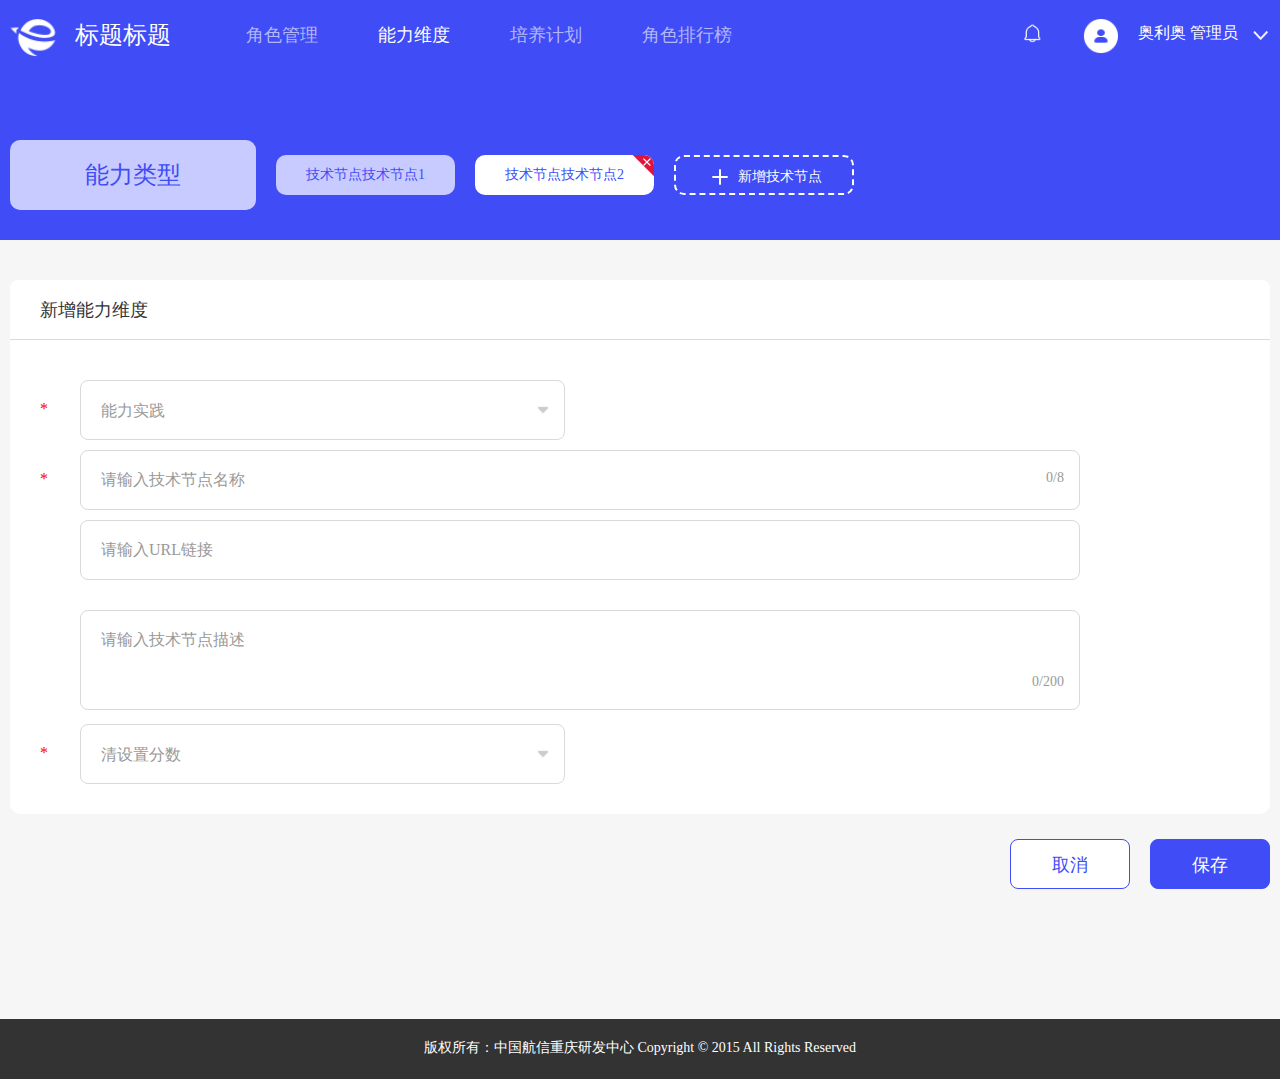
<file: html/2-3.html>
<!DOCTYPE html>
<html>

<head>
    <meta charset="UTF-8">
    <title>2-3</title>
    <link rel="stylesheet" type="text/css" href="../css/common.css" />
    <link rel="stylesheet" type="text/css" href="../css/commonHeader.css" />
    <link rel="stylesheet" type="text/css" href="../css/commonBody.css" />
    <link rel="stylesheet" type="text/css" href="../css/2-3.css" />
</head>

<body>
    <div class="g-container">
        <div class="g-header">
            <div class="m-header">
                <div class="m-nav">
                    <div class="u-logo"></div>
                    <div class="u-title">标题标题</div>
                    <div class="m-menu">
                        <span>角色管理</span>
                        <span class="z-active">能力维度</span>
                        <span>培养计划</span>
                        <span>角色排行榜</span>
                    </div>
                    <div class="m-user">
                        <div class="u-user_msg"></div>
                        <div class="u-user_img"></div>
                        <div class="u-user_name"><span>奥利奥 管理员</span></div>
                        <div class="u-user_configImg"></div>
                    </div>
                </div>
                <div class="m-hd-center">
                    <div class="u-nav">
                        <ul>
                            <li class="u-main">
                                <span>能力类型</span>
                            </li>
                            <li class="u-normal u-firstLine">
                                <span>技术节点技术节点1</span>
                            </li>
                            <li class="u-current u-firstLine">
                                <span>技术节点技术节点2</span>
                            </li>
                            <li class="u-add u-firstLine">
                                <span>新增技术节点</span>
                            </li>
                        </ul>
                    </div>
                </div>

            </div>
        </div>
        <div class="g-main">
            <div class="g-mainc">
                <div class="m-content-top">
                    <span>新增能力维度</span>
                </div>
                <div class="m-content-main">
                    <div class="m-content_input">
                        <div class="u-need">*</div>

                        <div class="u-input">
                            <select>
                                <option>能力实践</option>
                            </select>
                            <div class="u-down">
                                <img src="../img/graydown.png">
                            </div>
                        </div>
                    </div>
                    <div class="m-content_input">
                        <div class="u-need">*</div>
                        <div class="u-input">
                            <input type="text" value="请输入技术节点名称">
                            <span>0/8</span>

                        </div>
                    </div>
                    <div class="m-content_input">
                            <div class="u-need"></div>
                            <div class="u-input">
                                <input type="text" value="请输入URL链接">
                            </div>
                        </div>
                    <div class="m-content_input m-input-formargin">
                        <div class="u-need"></div>
                        <div class="u-input">
                            <textarea>请输入技术节点描述</textarea>
                            <span>0/200</span>

                        </div>
                    </div>
                    <div class="m-content_input">
                            <div class="u-need">*</div>
    
                            <div class="u-input">
                                <select>
                                    <option>清设置分数</option>
                                </select>
                                <div class="u-down">
                                    <img src="../img/graydown.png">
                                </div>
                            </div>
                        </div>
                </div>
            </div>
            <div class="m-buttons">
                <div class="u-cancel">取消</div>
                <div class="u-save" onclick="javascript:window.location.href='addRolePath.html'">保存</div>
            </div>
        </div>
        <div class="g-footer">
            <div class="u-footer">
                <span>版权所有：中国航信重庆研发中心 Copyright © 2015 All Rights Reserved</span>
            </div>
        </div>
    </div>
</body>
</file>
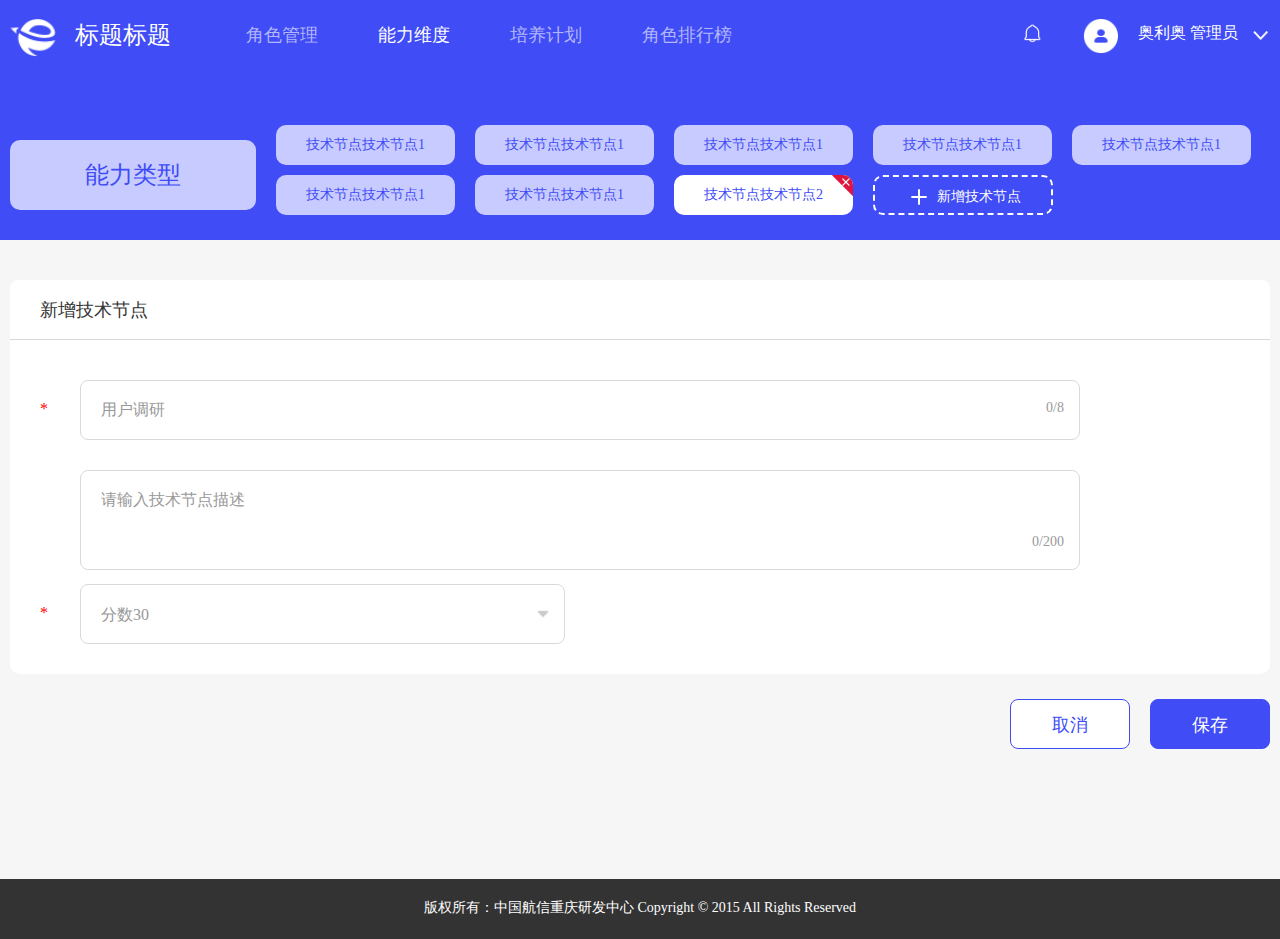
<file: html/2-4.html>
<!DOCTYPE html>
<html>

<head>
    <meta charset="UTF-8">
    <title>2-4</title>
    <link rel="stylesheet" type="text/css" href="../css/common.css" />
    <link rel="stylesheet" type="text/css" href="../css/commonHeader.css" />
    <link rel="stylesheet" type="text/css" href="../css/commonBody.css" />
    <link rel="stylesheet" type="text/css" href="../css/2-4.css" />
</head>

<body>
    <div class="g-container">
        <div class="g-header">
            <div class="m-header">
                <div class="m-nav">
                    <div class="u-logo"></div>
                    <div class="u-title">标题标题</div>
                    <div class="m-menu">
                        <span>角色管理</span>
                        <span class="z-active">能力维度</span>
                        <span>培养计划</span>
                        <span>角色排行榜</span>
                    </div>
                    <div class="m-user">
                        <div class="u-user_msg"></div>
                        <div class="u-user_img"></div>
                        <div class="u-user_name"><span>奥利奥 管理员</span></div>
                        <div class="u-user_configImg"></div>
                    </div>
                </div>
                <div class="m-hd-center">
                    <div class="u-nav">
                        <ul>
                            <li class="u-main">
                                <span>能力类型</span>
                            </li>
                            <!-- <li class="u-normal u-firstLine">
                                <span>技术节点技术节点1</span>
                            </li>
                            <li class="u-current u-firstLine">
                                <span>技术节点技术节点2</span>
                            </li>
                            <li class="u-add u-firstLine">
                                <span>新增技术节点</span>
                            </li> -->
                            <li>
                                    <span>技术节点技术节点1</span>
                                </li>
                                <li>
                                    <span>技术节点技术节点1</span>
                                </li>
                                <li>
                                    <span>技术节点技术节点1</span>
                                </li>
                                <li>
                                    <span>技术节点技术节点1</span>
                                </li>
                                <li>
                                    <span>技术节点技术节点1</span>
                                </li>
                                <li class="u-secondLine">
                                    <span>技术节点技术节点1</span>
                                </li>
                                <li class="u-secondLine">
                                    <span>技术节点技术节点1</span>
                                </li>
                                <li class="u-current u-secondLine">
                                    <span>技术节点技术节点2</span>
                                </li>
                                <li class="u-add u-secondLine">
                                    <span>新增技术节点</span>
                                </li>
                        </ul>
                    </div>


                </div>

            </div>
        </div>
        <div class="g-main">
            <div class="g-mainc">
                <div class="m-content-top">
                    <span>新增技术节点</span>
                </div>
                <div class="m-content-main">
                    <div class="m-content_input">
                        <div class="u-need">*</div>
                        <div class="u-input">
                            <input type="text" value="用户调研  ">
                            <span>0/8</span>

                        </div>
                    </div>

                    <div class="m-content_input m-input-formargin">
                        <div class="u-need"></div>
                        <div class="u-input">
                            <textarea>请输入技术节点描述</textarea>
                            <span>0/200</span>

                        </div>
                    </div>
                    <div class="m-content_input">
                        <div class="u-need">*</div>

                        <div class="u-input">
                            <select>
                                <option>分数30</option>
                            </select>
                            <div class="u-down">
                                <img src="../img/graydown.png">
                            </div>
                        </div>
                    </div>
                </div>
            </div>
            <div class="m-buttons">
                <div class="u-cancel">取消</div>
                <div class="u-save" onclick="javascript:window.location.href='addRolePath.html'">保存</div>
            </div>
        </div>
        <div class="g-footer">
            <div class="u-footer">
                <span>版权所有：中国航信重庆研发中心 Copyright © 2015 All Rights Reserved</span>
            </div>
        </div>
    </div>
</body>
</file>
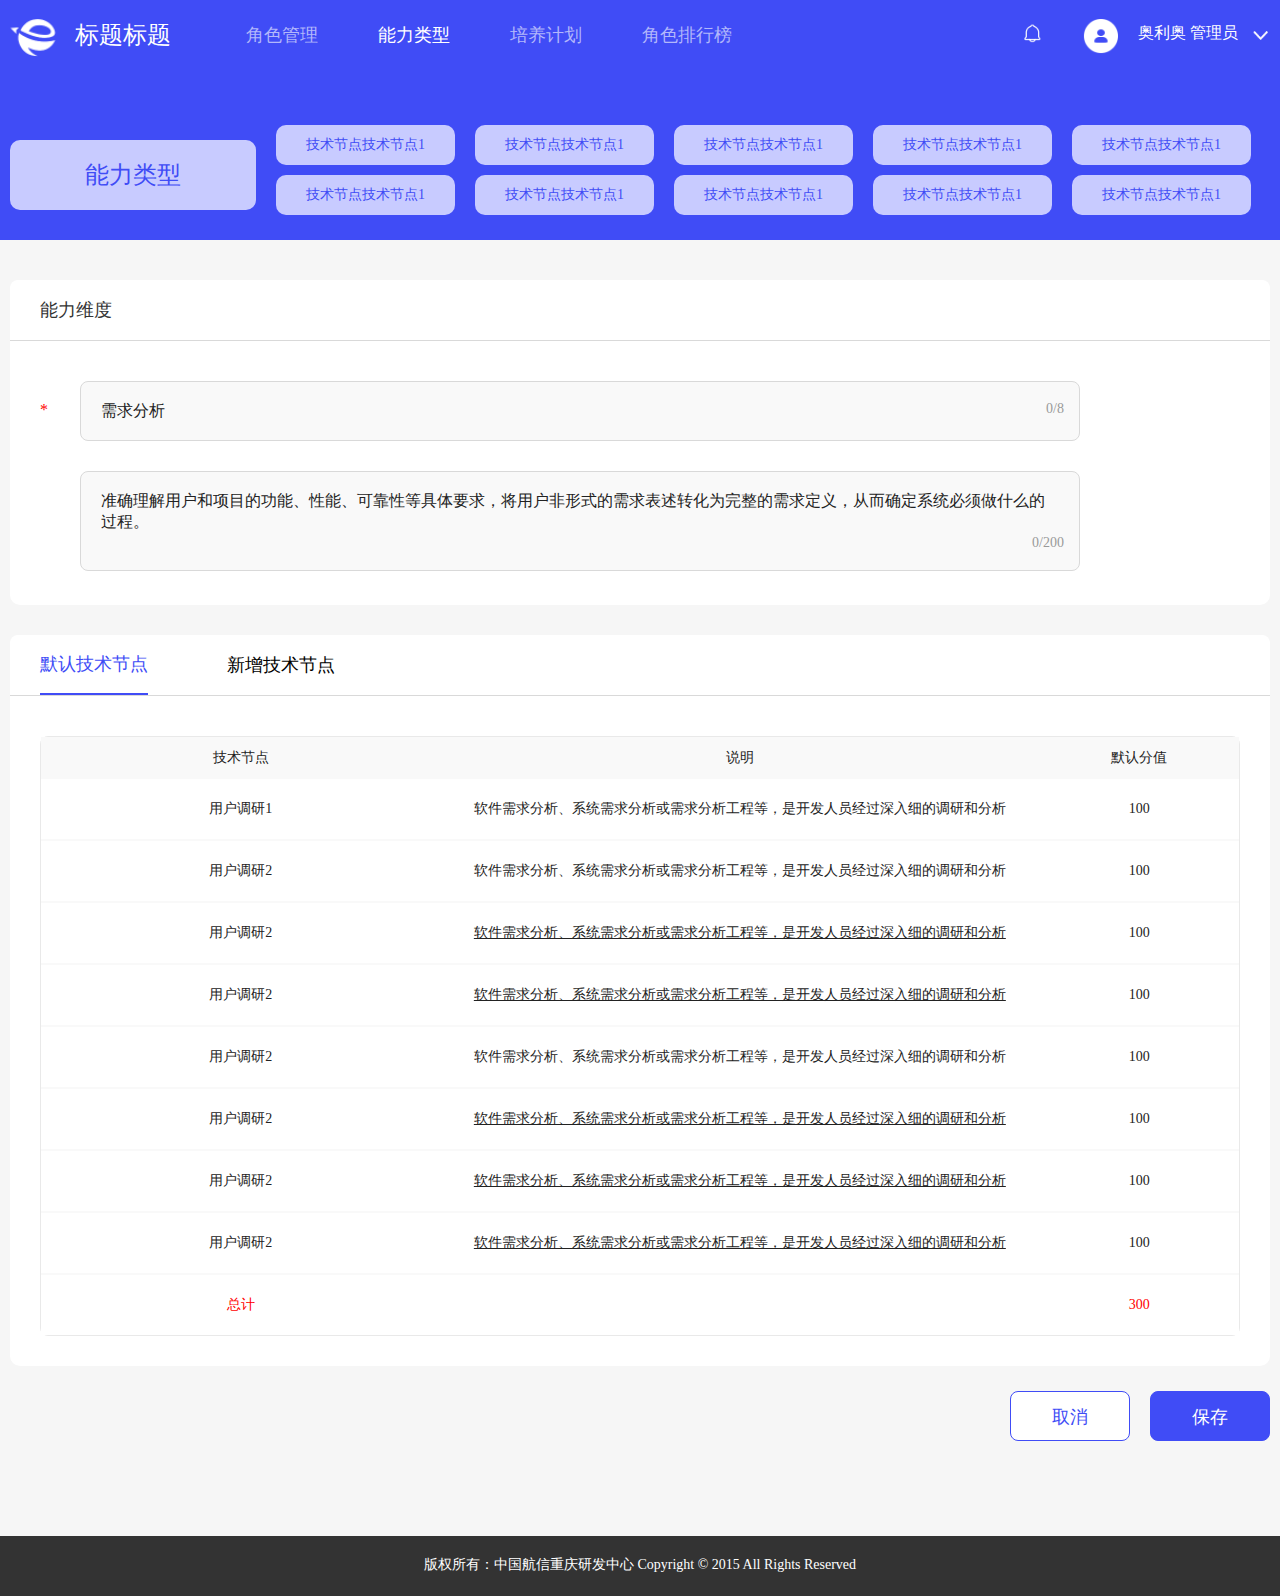
<file: html/2-7.html>
<!DOCTYPE html>
<html lang="en">

<head>
    <meta charset="UTF-8">
    <title>2-7</title>
    <link rel="stylesheet" type="text/css" href="../css/common.css" />
    <link rel="stylesheet" type="text/css" href="../css/commonHeader.css" />
    <link rel="stylesheet" type="text/css" href="../css/commonBody.css" />
    <link rel="stylesheet" type="text/css" href="../css/2-7.css" />
</head>

<body>
    <div class="g-container">
        <div class="g-header">
            <div class="m-header">
                <div class="m-nav">
                    <div class="u-logo"></div>
                    <div class="u-title">标题标题</div>
                    <div class="m-menu">
                        <span>角色管理</span>
                        <span class="z-active">能力类型</span>
                        <span>培养计划</span>
                        <span>角色排行榜</span>
                    </div>
                    <div class="m-user">
                        <div class="u-user_msg"></div>
                        <div class="u-user_img"></div>
                        <div class="u-user_name"><span>奥利奥 管理员</span></div>
                        <div class="u-user_configImg"></div>
                    </div>
                </div>
                <div class="m-hd-center">
                    <div class="u-nav">
                        <ul>
                            <li class="u-main">
                                <span>能力类型</span>
                            </li>
                            <li>
                                <span>技术节点技术节点1</span>
                            </li>
                            <li>
                                <span>技术节点技术节点1</span>
                            </li>
                            <li>
                                <span>技术节点技术节点1</span>
                            </li>
                            <li>
                                <span>技术节点技术节点1</span>
                            </li>
                            <li>
                                <span>技术节点技术节点1</span>
                            </li>
                            <li class="u-secondLine">
                                <span>技术节点技术节点1</span>
                            </li>
                            <li class="u-secondLine">
                                <span>技术节点技术节点1</span>
                            </li>
                            <li class="u-secondLine">
                                <span>技术节点技术节点1</span>
                            </li>
                            <li class="u-secondLine">
                                <span>技术节点技术节点1</span>
                            </li>
                            <li class="u-secondLine">
                                <span>技术节点技术节点1</span>
                            </li>
                        </ul>
                    </div>

                </div>

            </div>
        </div>
        <div class="g-main">
            <div class="g-mainc">
                <div class="m-content-top">
                    <span>能力维度</span>
                </div>
                <div class="m-content-main">
                    <div class="m-content_input">
                        <div class="u-need">*</div>
                        <div class="u-input">
                            <input type="text" value="需求分析">
                            <span>0/8</span>

                        </div>
                    </div>
                    <div class="m-content_input m-input-formargin">
                        <div class="u-need"></div>
                        <div class="u-input">
                            <textarea>准确理解用户和项目的功能、性能、可靠性等具体要求，将用户非形式的需求表述转化为完整的需求定义，从而确定系统必须做什么的过程。</textarea>
                            <span>0/200</span>
                        </div>
                    </div>

                </div>
            </div>

            <div class="g-mainc g-mainc-formargin">
                <div class="m-content-top">
                    <div class="u-default u-active">
                        <span> 默认技术节点</span>
                    </div>
                    <div class="u-add">
                        <span>新增技术节点</span>
                    </div>
                </div>
                <div class="m-content-main">
                    <div class="m-content_input">
                        <div class="m-table">
                            <ul>
                                <li class="m-table-head">
                                    <div class="u-first-column"><span class="u-head-font">技术节点</span>
                                    </div>
                                    <div class="u-second-column"><span class="gray-font">说明</span>
                                    </div>
                                    <div class="u-third-column"><span class="u-head-font">默认分值</span>
                                    </div>
                                </li>
                                <li class="m-table-info">
                                    <div class="u-first-column">
                                        <span class="u-normal-font">用户调研1</span>
                                    </div>
                                    <div class="u-second-column">
                                        <span class="u-normal-font">软件需求分析、系统需求分析或需求分析工程等，是开发人员经过深入细的调研和分析
                                        </span>
                                    </div>
                                    <div class="u-third-column">
                                        <span class="u-normal-font">100</span>
                                    </div>
                                </li>
                                <div class="u-solid"></div>
                                <li class="m-table-info">
                                    <div class="u-first-column">
                                        <span class="u-normal-font">用户调研2</span>
                                    </div>
                                    <div class="u-second-column">
                                        <span class="u-normal-font">软件需求分析、系统需求分析或需求分析工程等，是开发人员经过深入细的调研和分析
                                        </span>
                                    </div>
                                    <div class="u-third-column">
                                        <span class="u-normal-font">100</span>
                                    </div>
                                </li>
                                <div class="u-solid"></div>
                                <li class="m-table-info">
                                    <div class="u-first-column">
                                        <span class="u-normal-font">用户调研2</span>
                                    </div>
                                    <div class="u-second-column">
                                        <span class="u-normal-font u-underline">软件需求分析、系统需求分析或需求分析工程等，是开发人员经过深入细的调研和分析
                                        </span>
                                    </div>
                                    <div class="u-third-column">
                                        <span class="u-normal-font">100</span>
                                    </div>

                                </li>
                                <div class="u-solid"></div>
                                <li class="m-table-info">
                                    <div class="u-first-column">
                                        <span class="u-normal-font">用户调研2</span>
                                    </div>
                                    <div class="u-second-column">
                                        <span class="u-normal-font u-underline">软件需求分析、系统需求分析或需求分析工程等，是开发人员经过深入细的调研和分析
                                        </span>
                                    </div>
                                    <div class="u-third-column">
                                        <span class="u-normal-font">100</span>
                                    </div>

                                </li>
                                <div class="u-solid"></div>
                                <li class="m-table-info">
                                    <div class="u-first-column">
                                        <span class="u-normal-font">用户调研2</span>
                                    </div>
                                    <div class="u-second-column">
                                        <span class="u-normal-font">软件需求分析、系统需求分析或需求分析工程等，是开发人员经过深入细的调研和分析
                                        </span>
                                    </div>
                                    <div class="u-third-column">
                                        <span class="u-normal-font">100</span>
                                    </div>

                                </li>
                                <div class="u-solid"></div>
                                <li class="m-table-info">
                                    <div class="u-first-column">
                                        <span class="u-normal-font">用户调研2</span>
                                    </div>
                                    <div class="u-second-column">
                                        <span class="u-normal-font u-underline">软件需求分析、系统需求分析或需求分析工程等，是开发人员经过深入细的调研和分析
                                        </span>
                                    </div>
                                    <div class="u-third-column">
                                        <span class="u-normal-font">100</span>
                                    </div>

                                </li>
                                <div class="u-solid"></div>
                                <li class="m-table-info">
                                    <div class="u-first-column">
                                        <span class="u-normal-font">用户调研2</span>
                                    </div>
                                    <div class="u-second-column">
                                        <span class="u-normal-font u-underline">软件需求分析、系统需求分析或需求分析工程等，是开发人员经过深入细的调研和分析
                                        </span>
                                    </div>
                                    <div class="u-third-column">
                                        <span class="u-normal-font">100</span>
                                    </div>

                                </li>
                                <div class="u-solid"></div>
                                <li class="m-table-info">
                                    <div class="u-first-column">
                                        <span class="u-normal-font">用户调研2</span>
                                    </div>
                                    <div class="u-second-column">
                                        <span class="u-normal-font u-underline">软件需求分析、系统需求分析或需求分析工程等，是开发人员经过深入细的调研和分析
                                        </span>
                                    </div>
                                    <div class="u-third-column">
                                        <span class="u-normal-font">100</span>
                                    </div>

                                </li>
                                <div class="u-solid"></div>
                                <li class="m-table-info u-fontcolor">
                                    <div class="u-first-column">
                                        <span class="u-normal-font">总计</span>
                                    </div>
                                    <div class="u-second-column">
                                        <span class="u-normal-font">
                                        </span>
                                    </div>
                                    <div class="u-third-column">
                                        <span class="u-normal-font">300</span>
                                    </div>

                                </li>
                            </ul>
                        </div>

                    </div>


                </div>
            </div>
            <div class="m-buttons">
                <div class="u-cancel">取消</div>
                <div class="u-save">保存</div>
            </div>
        </div>
        <div class="g-footer">
            <div class="u-footer">
                <span>版权所有：中国航信重庆研发中心 Copyright © 2015 All Rights Reserved</span>
            </div>
        </div>
    </div>

</body>
</file>
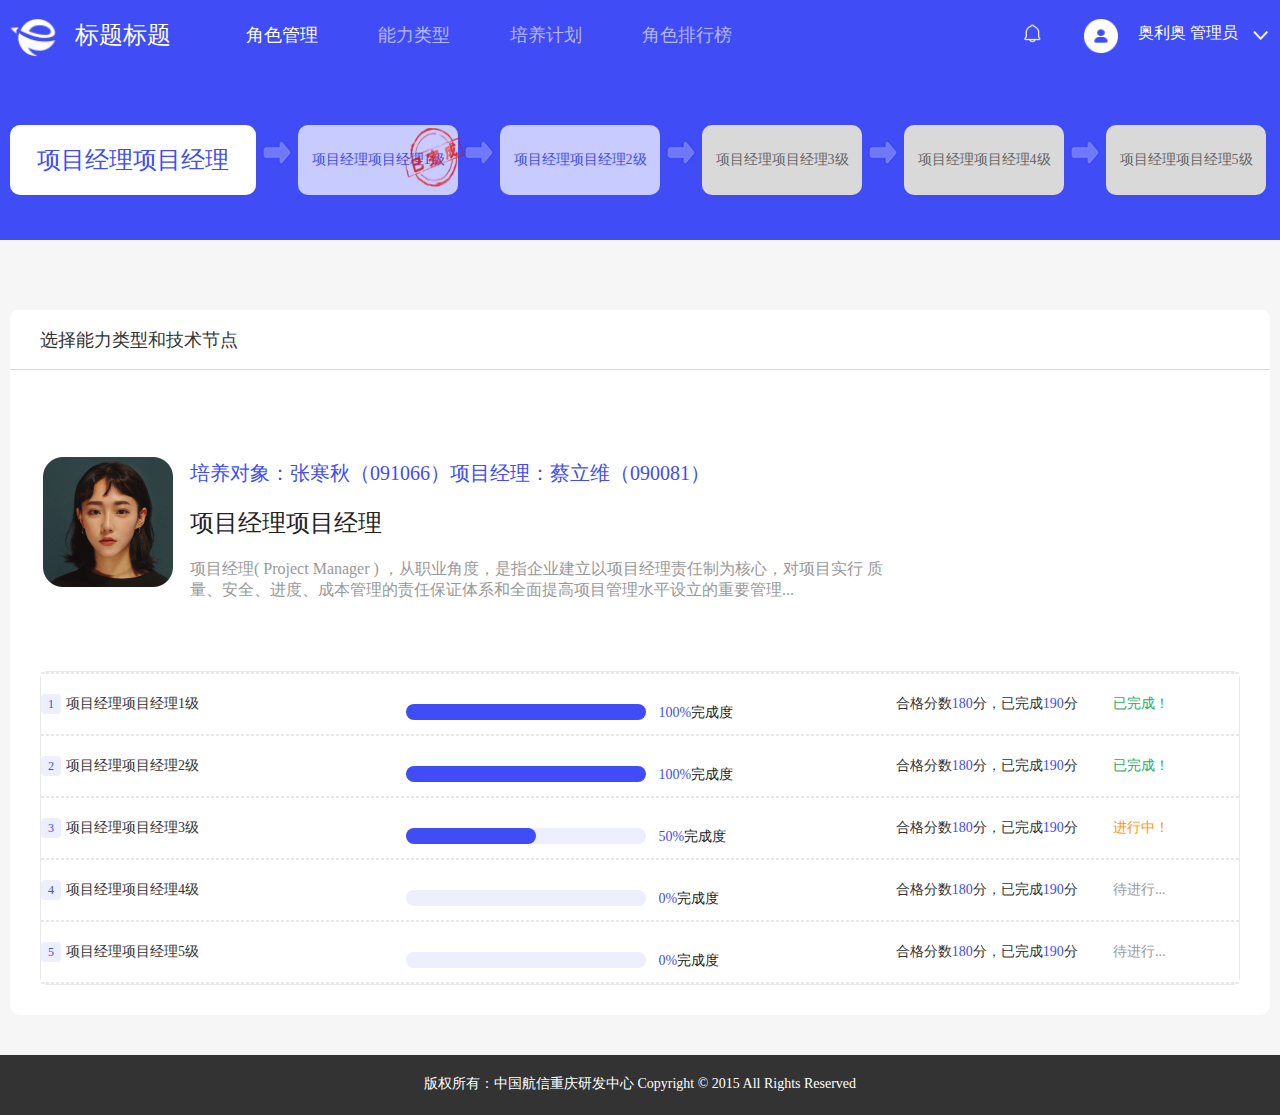
<file: html/3-2.html>
<!DOCTYPE html>
<html lang="en">

<head>
    <meta charset="UTF-8">
    <title>3-2</title>
    <link rel="stylesheet" type="text/css" href="../css/common.css" />
    <link rel="stylesheet" type="text/css" href="../css/commonHeader.css" />
    <link rel="stylesheet" type="text/css" href="../css/commonBody.css" />
    <link rel="stylesheet" type="text/css" href="../css/checkRolePath.css" />
    <link rel="stylesheet" type="text/css" href="../css/3-2.css" />
</head>

<body>
    <div class="g-container">
        <div class="g-header">
            <div class="m-header">
                <div class="m-nav">
                    <div class="u-logo"></div>
                    <div class="u-title">标题标题</div>
                    <div class="m-menu">
                        <span class="z-active">角色管理</span>
                        <span>能力类型</span>
                        <span>培养计划</span>
                        <span>角色排行榜</span>
                    </div>
                    <div class="m-user">
                        <div class="u-user_msg"></div>
                        <div class="u-user_img"></div>
                        <div class="u-user_name"><span>奥利奥 管理员</span></div>
                        <div class="u-user_configImg"></div>
                    </div>
                </div>
                <div class="m-hd-center">
                    <div class="m-step">
                        <div class="u-step1">
                            <span>项目经理项目经理</span>
                        </div>
                        <div class="u-arrow"><img src="../img/arrow.png" /></div>
                        <div class="u-step2">
                            <span>项目经理项目经理1级</span>
                            <div class="u-finished"><img src="../img/finished.png" /></div>
                        </div>
                        <div class="u-arrow">
                            <img src="../img/arrow.png" />
                        </div>
                        <div class="u-step2 u-step2-2 z-active"><span>项目经理项目经理2级</span></div>
                        <div class="u-arrow">
                            <img src="../img/arrow.png" />
                        </div>
                        <div class="u-step2-1"><span>项目经理项目经理3级</span></div>
                        <div class="u-arrow">
                            <img src="../img/arrow.png" />
                        </div>
                        <div class="u-step2-1"><span>项目经理项目经理4级</span></div>
                        <div class="u-arrow">
                            <img src="../img/arrow.png" />
                        </div>
                        <div class="u-step2-1"><span>项目经理项目经理5级</span></div>

                    </div>


                </div>

            </div>
        </div>
        <div class="g-main">


            <div class="g-mainc g-mainc-formargin">
                <div class="m-content-top">
                    <span>选择能力类型和技术节点</span>
                </div>
                <div class="m-content-main">
                <div class="m-content_input m-content-formargin">
                    <div class="m-content-msg">
                        <div class="u-user">
                            <img src="../img/user.png" />
                        </div>
                        <div class="u-msg">
                            <div class="u-msg1"><span>培养对象：张寒秋（091066）<span>项目经理：蔡立维（090081）</span></span></div>
                            <div class="u-msg2"><span>项目经理项目经理</span></div>
                            <div class="u-msg3"><span>项目经理( Project Manager ) ，从职业角度，是指企业建立以项目经理责任制为核心，对项目实行
                                质量、安全、进度、成本管理的责任保证体系和全面提高项目管理水平设立的重要管理...</span></div>

                        </div>

                    </div>
                </div>
            </div>
                <div class="m-content-main">

                    <div class="m-content_input">
                        <div class="m-table">
                            <ul>
                                
                                <div class="u-dashed"></div>
                                <li class="m-table-info">
                                    <div class="u-first-column">
                                            <div class="u-item">
                                                    <div class="u-sort"><span>1</span></div>
                                                    <div class="u-job"><span>项目经理项目经理1级</span></div>
                                            </div>
                                    </div>
                                    <div class="u-second-column">
                                        <div class="u-bluenav"></div>
                                        <span class="u-normal-font">
                                            <span>100%</span>完成度
                                        </span>
                                    </div>
                                    <div class="u-third-column">
                                        <span class="u-normal-font">合格分数<span>180</span>分，已完成<span>190</span>分</span>
                                    </div>
                                    <div class="u-fourth-column">
                                        <span class="u-span1">已完成！</span>
                                    </div>
                                </li>
                                <div class="u-dashed"></div>
                                <li class="m-table-info">
                                    <div class="u-first-column">
                                            <div class="u-item">
                                                    <div class="u-sort"><span>2</span></div>
                                                    <div class="u-job"><span>项目经理项目经理2级</span></div>
                                            </div>
                                    </div>
                                    <div class="u-second-column">
                                            <div class="u-bluenav"></div>
                                            <span class="u-normal-font u-span1">
                                                    <span>100%</span>完成度
                                            </span>
                                    </div>
                                    <div class="u-third-column">
                                        <span class="u-normal-font">合格分数<span>180</span>分，已完成<span>190</span>分</span>
                                    </div>
                                    <div class="u-fourth-column ">
                                      <span class="u-span1">已完成！</span>
                                    </div>
                                </li>
                                <div class="u-dashed"></div>
                                <li class="m-table-info">
                                    <div class="u-first-column">
                                            <div class="u-item">
                                                    <div class="u-sort"><span>3</span></div>
                                                    <div class="u-job"><span>项目经理项目经理3级</span></div>
                                            </div>
                                    </div>
                                    <div class="u-second-column">
                                            
                                            <div class="u-graynav1"><div class="u-bluenav1"></div></div>
                                            <span class="u-normal-font">
                                                    <span>50%</span>完成度
                                            </span>
                                    </div>
                                    <div class="u-third-column">
                                        <span class="u-normal-font">合格分数<span>180</span>分，已完成<span>190</span>分</span>
                                    </div>
                                    <div class="u-fourth-column">
                                            <span class="u-span2">进行中！</span>
                                    </div>
                                </li>
                                <div class="u-dashed"></div>
                                <li class="m-table-info">
                                    <div class="u-first-column">
                                            <div class="u-item">
                                                    <div class="u-sort"><span>4</span></div>
                                                    <div class="u-job"><span>项目经理项目经理4级</span></div>
                                            </div>
                                    </div>
                                    <div class="u-second-column">
                                            <div class="u-graynav"></div>
                                            <span class="u-normal-font">
                                                    <span>0%</span>完成度
                                            </span>
                                    </div>
                                    <div class="u-third-column">
                                        <span class="u-normal-font">合格分数<span>180</span>分，已完成<span>190</span>分</span>
                                    </div>
                                    <div class="u-fourth-column u-span3">
                                        <span class="u-span3">待进行...</span>
                                    </div>
                                </li>
                                <div class="u-dashed"></div>
                                <li class="m-table-info">
                                        <div class="u-first-column">
                                                <div class="u-item">
                                                        <div class="u-sort"><span>5</span></div>
                                                        <div class="u-job"><span>项目经理项目经理5级</span></div>
                                                </div>
                                        </div>
                                        <div class="u-second-column">
                                                <div class="u-graynav"></div>
                                                <span class="u-normal-font">
                                                        <span>0%</span>完成度
                                                </span>
                                        </div>
                                        <div class="u-third-column">
                                            <span class="u-normal-font">合格分数<span>180</span>分，已完成<span>190</span>分</span>
                                        </div>
                                        <div class="u-fourth-column">
                                                <span class="u-span3">待进行...</span>
                                        </div>
                                    </li>
                                    <div class="u-dashed"></div>
                            </ul>
                        </div>

                    </div>





                </div>
            </div>
           
        </div>
        <div class="g-footer">
            <div class="u-footer">
                <span>版权所有：中国航信重庆研发中心 Copyright © 2015 All Rights Reserved</span>
            </div>
        </div>
    </div>

</body>
</file>
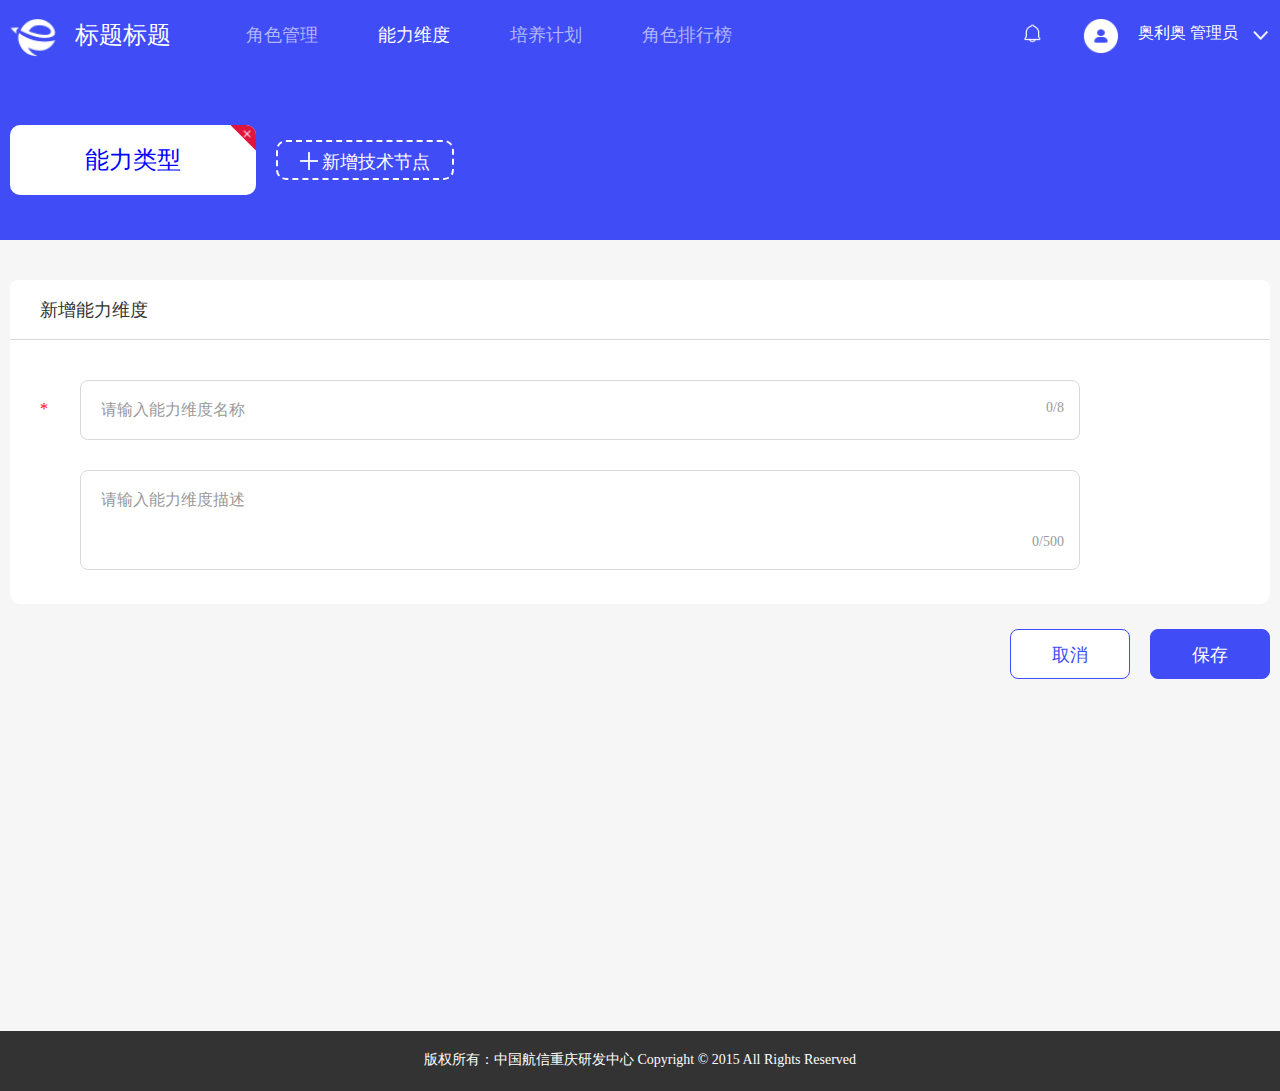
<file: html/addAbilityType.html>
<!DOCTYPE html>
<html>

<head>
    <meta charset="UTF-8">
    <title>新增能力类型</title>
    <link rel="stylesheet" type="text/css" href="../css/common.css" />
    <link rel="stylesheet" type="text/css" href="../css/commonHeader.css" />
    <link rel="stylesheet" type="text/css" href="../css/commonBody.css" />
    <link rel="stylesheet" type="text/css" href="../css/addAbilityType.css" />
</head>

<body>
    <div class="g-container">
        <div class="g-header">
            <div class="m-header">
                    <div class="m-nav">
                            <div class="u-logo"></div>
                            <div class="u-title">标题标题</div>
                            <div class="m-menu">
                                <span>角色管理</span>
                                <span class="z-active">能力维度</span>
                                <span>培养计划</span>
                                <span>角色排行榜</span>
                            </div>
                            <div class="m-user">
                                <div class="u-user_msg"></div>
                                <div class="u-user_img"></div>
                                <div class="u-user_name"><span>奥利奥 管理员</span></div>
                                <div class="u-user_configImg"></div>
                            </div>
                        </div>
                <div class="m-hd-center">
                    <div class="m-step">
                        <div class="u-step-ability">
                            <div class="u-close"><img src="../img/close.png"/></div>
                            <span>能力类型</span>
                            
                        </div>
                       
                        <div class="u-step4-addnode">
                            <img src="../img/close.png"> 
                            <span>新增技术节点</span></div>
                    </div>
                   

                </div>

            </div>
        </div>
        <div class="g-main">
            <div class="g-mainc">
            <div class="m-content-top">
                <span>新增能力维度</span>
            </div>
            <div class="m-content-main">
                <div class="m-content_input">
                    <div class="u-need">*</div>
                    <div class="u-input">
                        <input type="text" value = "请输入能力维度名称">
				    	<span>0/8</span>

                    </div>
                    <!-- <div class="u-tip">
                        <img src="../img/wrong.png" width="16px" height="16px"/>
                         请输入正确的格式！
                    </div> -->
                </div>
                <div class="m-content_input m-input-formargin">
                        <div class="u-need"></div>
                    <div class="u-input">
                        <textarea >请输入能力维度描述</textarea>
					    <span>0/500</span>

                    </div>
                    <!-- <div class="u-tip1">
                        <img src="../img/right.png" width="16px" height="16px"/>
                    </div> -->
                </div>
            </div>
            </div>
            <div class="m-buttons">
                <div class="u-cancel">取消</div>
                <div class="u-save" onclick="javascript:window.location.href='addRolePath.html'">保存</div>
            </div>
        </div>
        <div class="g-footer">
            <div class="u-footer">
                <span>版权所有：中国航信重庆研发中心 Copyright © 2015 All Rights Reserved</span>
            </div>
        </div>
    </div>
</body>
</file>
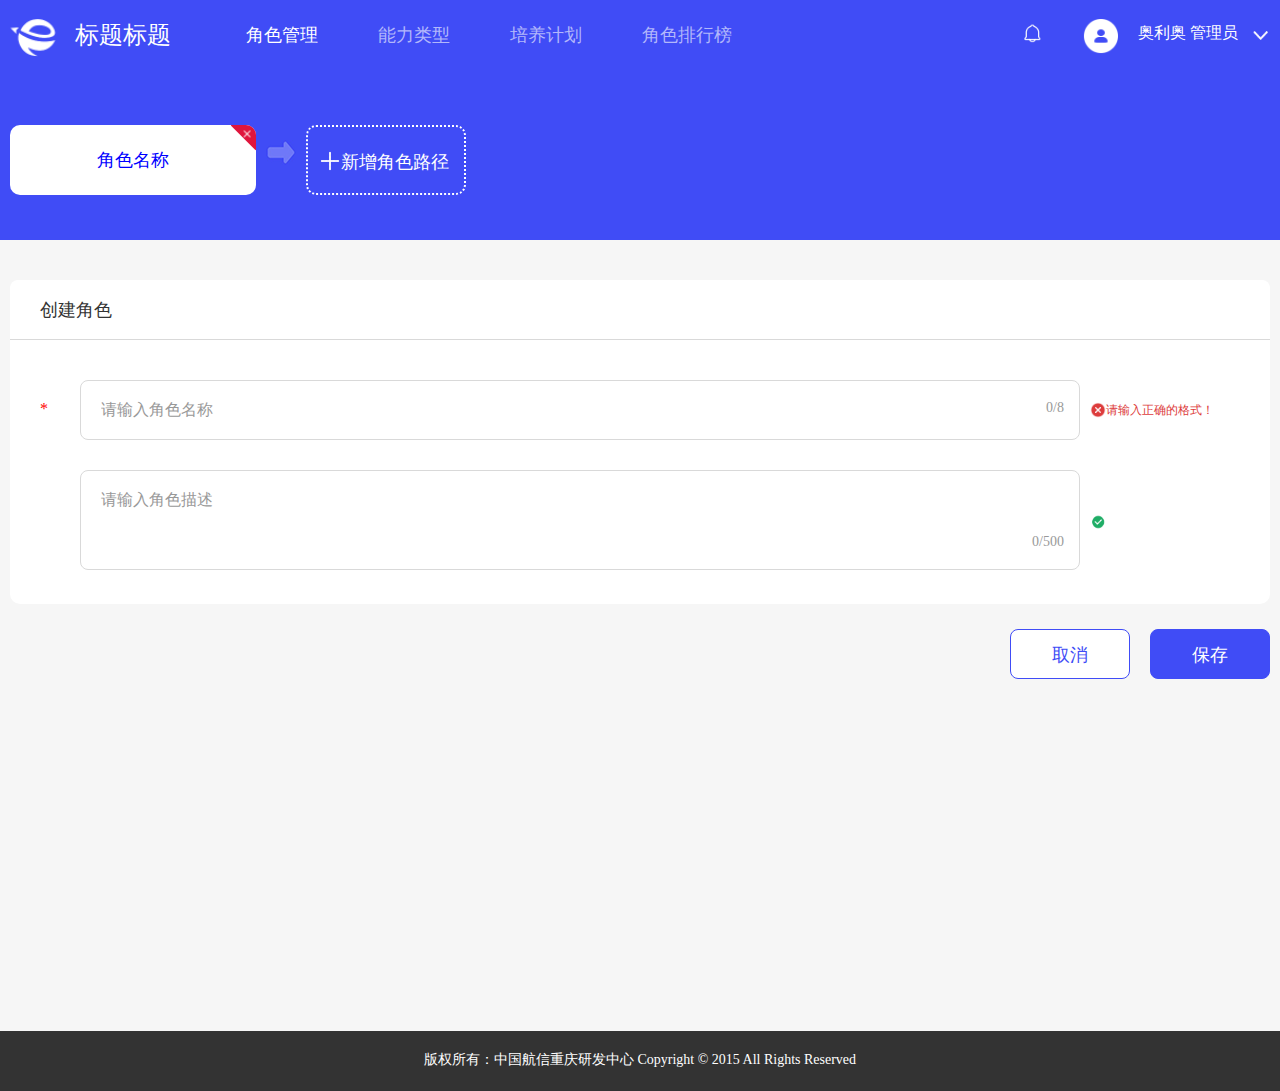
<file: html/addRole.html>
<!DOCTYPE html>
<html>

<head>
    <meta charset="UTF-8">
    <title>新增角色</title>
    <link rel="stylesheet" type="text/css" href="../css/common.css" />
    <link rel="stylesheet" type="text/css" href="../css/commonHeader.css" />
    <link rel="stylesheet" type="text/css" href="../css/commonBody.css" />
    <link rel="stylesheet" type="text/css" href="../css/addRole.css" />
</head>

<body>
    <div class="g-container">
        <div class="g-header">
            <div class="m-header">
                    <div class="m-nav">
                            <div class="u-logo"></div>
                            <div class="u-title">标题标题</div>
                            <div class="m-menu">
                                <span class="z-active">角色管理</span>
                                <span>能力类型</span>
                                <span>培养计划</span>
                                <span>角色排行榜</span>
                            </div>
                            <div class="m-user">
                                <div class="u-user_msg"></div>
                                <div class="u-user_img"></div>
                                <div class="u-user_name"><span>奥利奥 管理员</span></div>
                                <div class="u-user_configImg"></div>
                            </div>
                        </div>
                <div class="m-hd-center">
                    <div class="m-step">
                        <div class="u-roleAdd">
                            <div class="u-close"><img src="../img/close.png" width="7px" height="7px" /></div>
                            <span>角色名称</span>
                            
                        </div>
                        <div class="u-arrow"><img src="../img/arrow.png" /></div>
                        <div class="u-step4">
                            <img src="../img/close.png" width="14" height="14" alt="" style="transform: rotate(45deg)"> 
                            <span>新增角色路径</span></div>
                    </div>
                   

                </div>

            </div>
        </div>
        <div class="g-main">
            <div class="g-mainc">
            <div class="m-content-top">
                <span>创建角色</span>
            </div>
            <div class="m-content-main">
                <div class="m-content_input">
                    <div class="u-need">*</div>
                    <div class="u-input">
                        <input type="text" value = "请输入角色名称">
				    	<span>0/8</span>

                    </div>
                    <div class="u-tip">
                        <img src="../img/wrong.png" width="16px" height="16px"/>
                         请输入正确的格式！
                    </div>
                </div>
                <div class="m-content_input m-input-formargin">
                        <div class="u-need"></div>
                    <div class="u-input">
                        <!-- <div class="u-placeholder3">请输入角色描述</div>
                        <div class="u-placeholder4">0/500</div> -->
                        <textarea >请输入角色描述</textarea>
					    <span>0/500</span>

                    </div>
                    <div class="u-tip1">
                        <img src="../img/right.png" width="16px" height="16px"/>
                    </div>
                </div>
            </div>
            </div>
            <div class="m-buttons">
                <div class="u-cancel">取消</div>
                <div class="u-save" onclick="javascript:window.location.href='addRolePath.html'">保存</div>
            </div>
        </div>
        <div class="g-footer">
            <div class="u-footer">
                <span>版权所有：中国航信重庆研发中心 Copyright © 2015 All Rights Reserved</span>
            </div>
        </div>
    </div>
</body>
</file>
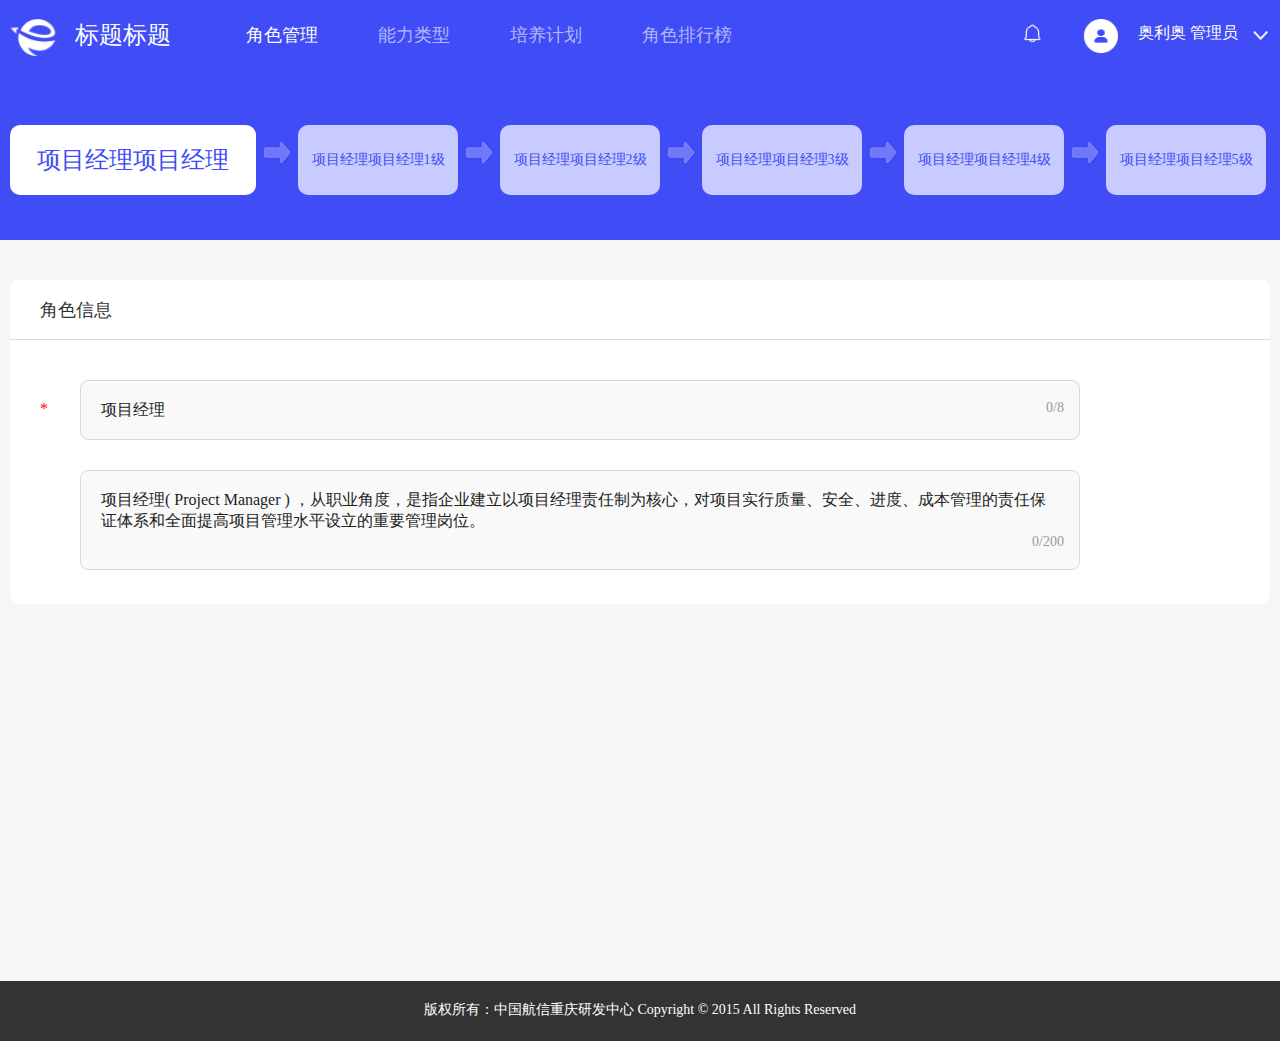
<file: html/checkRole.html>
<!DOCTYPE html>
<html>

<head>
    <meta charset="UTF-8">
    <title>查看角色</title>
    <link rel="stylesheet" type="text/css" href="../css/common.css" />
    <link rel="stylesheet" type="text/css" href="../css/commonHeader.css" />
    <link rel="stylesheet" type="text/css" href="../css/commonBody.css" />
    <link rel="stylesheet" type="text/css" href="../css/checkRole.css" />
</head>

<body>
    <div class="g-container">
        <div class="g-header">
            <div class="m-header">
                <div class="m-nav">
                    <div class="u-logo"></div>
                    <div class="u-title">标题标题</div>
                    <div class="m-menu">
                        <span class="z-active">角色管理</span>
                        <span>能力类型</span>
                        <span>培养计划</span>
                        <span>角色排行榜</span>
                    </div>
                    <div class="m-user">
                        <div class="u-user_msg"></div>
                        <div class="u-user_img"></div>
                        <div class="u-user_name"><span>奥利奥 管理员</span></div>
                        <div class="u-user_configImg"></div>
                    </div>
                </div>
                <div class="m-hd-center">
                    <div class="m-step">
                        <div class="u-step1">
                            <span>项目经理项目经理</span>
                        </div>
                        <div class="u-arrow"><img src="../img/arrow.png" /></div>
                        <div class="u-step2"><span>项目经理项目经理1级</span></div>
                        <div class="u-arrow">
                            <img src="../img/arrow.png" />
                        </div>
                        <div class="u-step2"><span>项目经理项目经理2级</span></div>
                        <div class="u-arrow">
                            <img src="../img/arrow.png" />
                        </div>
                        <div class="u-step2"><span>项目经理项目经理3级</span></div>
                        <div class="u-arrow">
                            <img src="../img/arrow.png" />
                        </div>
                        <div class="u-step2"><span>项目经理项目经理4级</span></div>
                        <div class="u-arrow">
                            <img src="../img/arrow.png" />
                        </div>
                        <div class="u-step2"><span>项目经理项目经理5级</span></div>
                        
                    </div>


                </div>

            </div>
        </div>
        <div class="g-main">
            <div class="g-mainc">
                <div class="m-content-top">
                    <span>角色信息</span>
                </div>
                <div class="m-content-main">
                    <div class="m-content_input">
                        <div class="u-need">*</div>
                        <div class="u-input">
                            <input type="text" value="项目经理">
                            <span>0/8</span>
                        </div>
                    </div>
                    <div class="m-content_input m-input-formargin">
                        <div class="u-need"></div>
                        <div class="u-input">
                            <textarea>项目经理( Project Manager ) ，从职业角度，是指企业建立以项目经理责任制为核心，对项目实行质量、安全、进度、成本管理的责任保证体系和全面提高项目管理水平设立的重要管理岗位。</textarea>
                            <span>0/200</span>
                        </div>
                    </div>
                </div>
            </div>
        </div>
        <div class="g-footer">
            <div class="u-footer">
                <span>版权所有：中国航信重庆研发中心 Copyright © 2015 All Rights Reserved</span>
            </div>
        </div>
    </div>
</body>
</file>
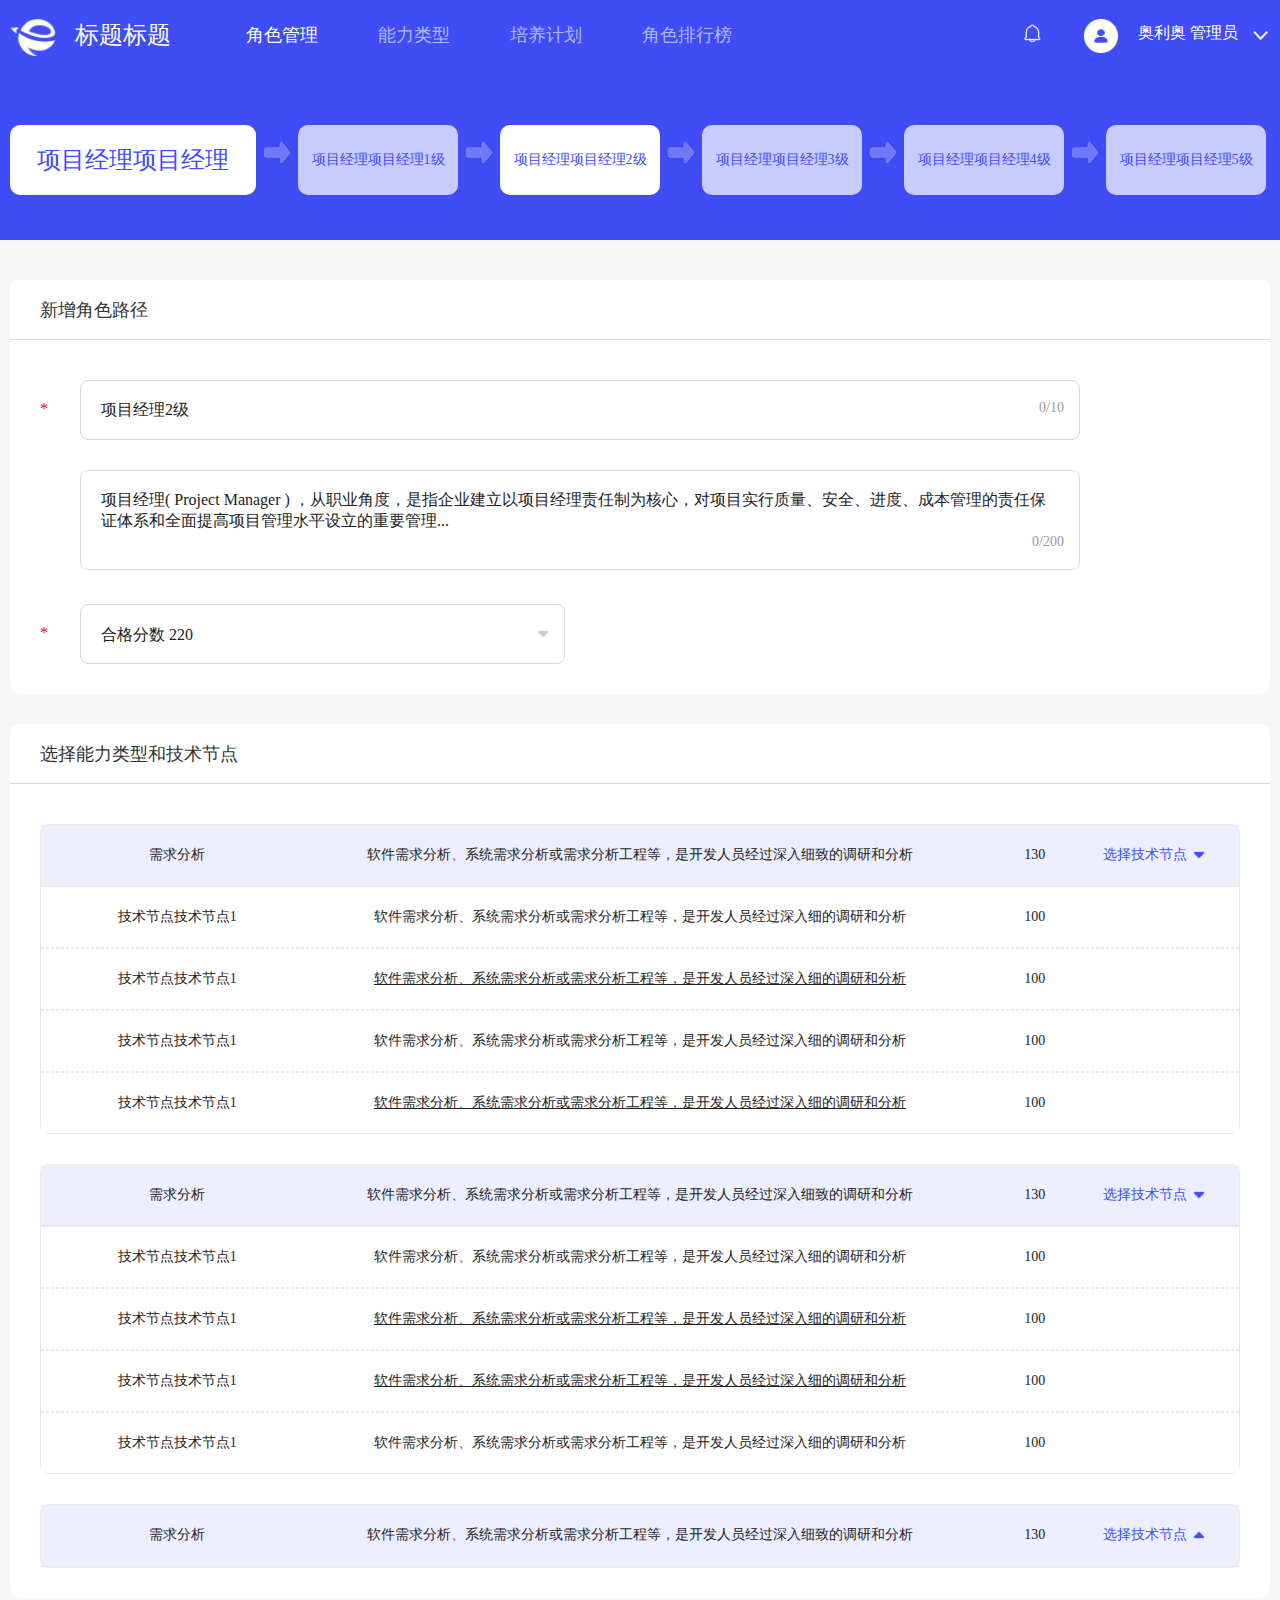
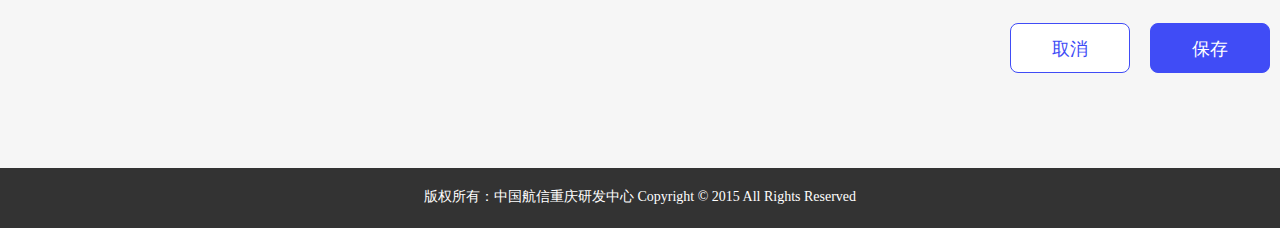
<file: html/checkRolePath.html>
<!DOCTYPE html>
<html lang="en">

<head>
    <meta charset="UTF-8">
    <title>查看角色路径</title>
    <link rel="stylesheet" type="text/css" href="../css/common.css" />
    <link rel="stylesheet" type="text/css" href="../css/commonHeader.css" />
    <link rel="stylesheet" type="text/css" href="../css/commonBody.css" />
    <link rel="stylesheet" type="text/css" href="../css/checkRolePath.css" />
</head>

<body>
    <div class="g-container">
        <div class="g-header">
            <div class="m-header">
                <div class="m-nav">
                    <div class="u-logo"></div>
                    <div class="u-title">标题标题</div>
                    <div class="m-menu">
                        <span class="z-active">角色管理</span>
                        <span>能力类型</span>
                        <span>培养计划</span>
                        <span>角色排行榜</span>
                    </div>
                    <div class="m-user">
                        <div class="u-user_msg"></div>
                        <div class="u-user_img"></div>
                        <div class="u-user_name"><span>奥利奥 管理员</span></div>
                        <div class="u-user_configImg"></div>
                    </div>
                </div>
                <div class="m-hd-center">
                    <div class="m-step">
                        <div class="u-step1">
                            <span>项目经理项目经理</span>
                        </div>
                        <div class="u-arrow"><img src="../img/arrow.png" /></div>
                        <div class="u-step2"><span>项目经理项目经理1级</span></div>
                        <div class="u-arrow">
                            <img src="../img/arrow.png" />
                        </div>
                        <div class="u-step2 z-active"><span>项目经理项目经理2级</span></div>
                        <div class="u-arrow">
                            <img src="../img/arrow.png" />
                        </div>
                        <div class="u-step2"><span>项目经理项目经理3级</span></div>
                        <div class="u-arrow">
                            <img src="../img/arrow.png" />
                        </div>
                        <div class="u-step2"><span>项目经理项目经理4级</span></div>
                        <div class="u-arrow">
                            <img src="../img/arrow.png" />
                        </div>
                        <div class="u-step2"><span>项目经理项目经理5级</span></div>

                    </div>


                </div>

            </div>
        </div>
        <div class="g-main">
            <div class="g-mainc">
                <div class="m-content-top">
                    <span>新增角色路径</span>
                </div>
                <div class="m-content-main">
                    <div class="m-content_input">
                        <div class="u-need">*</div>
                        <div class="u-input">
                            <input type="text" value="项目经理2级">
                            <span>0/10</span>

                        </div>
                    </div>
                    <div class="m-content_input m-input-formargin">
                        <div class="u-need"></div>
                        <div class="u-input">
                            <textarea>项目经理( Project Manager ) ，从职业角度，是指企业建立以项目经理责任制为核心，对项目实行质量、安全、进度、成本管理的责任保证体系和全面提高项目管理水平设立的重要管理...</textarea>
                            <span>0/200</span>
                        </div>
                    </div>
                    <div class="m-content_input m-input-formargin">
                        <div class="u-need">*</div>
                        <div class="u-input">
                            <select>
                                <option>合格分数 220</option>
                            </select>
                            <div class="u-down">
                                <img src="../img/graydown.png" width="12px" height="12px" alt="">
                            </div>
                        </div>
                    </div>
                </div>
            </div>

            <div class="g-mainc g-mainc-formargin">
                <div class="m-content-top">
                    <span>选择能力类型和技术节点</span>
                </div>
                <div class="m-content-main">
                    <div class="m-content_input">
                        <div class="m-table">
                            <ul>
                                <li class="m-table-head">
                                    <div class="u-first-column"><span class="u-head-font">需求分析</span></div>
                                    <div class="u-second-column"><span
                                            class="gray-font">软件需求分析、系统需求分析或需求分析工程等，是开发人员经过深入细致的调研和分析</span></div>
                                    <div class="u-third-column"><span class="u-head-font">130</span></div>
                                    <div class="u-fourth-column"><span class="u-head-font">选择技术节点</span><img src="../img/bluedown.png"></div>
                                </li>
                                <div class="u-solid"></div>
                                <li class="m-table-info">
                                    <div class="u-first-column">
                                        <span class="u-normal-font">技术节点技术节点1</span>
                                    </div>
                                    <div class="u-second-column">
                                        <span class="u-normal-font">软件需求分析、系统需求分析或需求分析工程等，是开发人员经过深入细的调研和分析
                                        </span>
                                    </div>
                                    <div class="u-third-column">
                                        <span class="u-normal-font">100</span>
                                    </div>
                                    <div class="u-fourth-column ">
                                        <!-- <span class="u-normal-font">选择技术节点</span>
                                        <img src="../img/bluedown.png"> -->
                                    </div>
                                </li>
                                <div class="u-dashed"></div>
                                <li class="m-table-info">
                                    <div class="u-first-column">
                                        <span class="u-normal-font">技术节点技术节点1</span>
                                    </div>
                                    <div class="u-second-column">
                                        <span class="u-normal-font u-underline">软件需求分析、系统需求分析或需求分析工程等，是开发人员经过深入细的调研和分析
                                        </span>
                                    </div>
                                    <div class="u-third-column">
                                        <span class="u-normal-font">100</span>
                                    </div>
                                    <div class="u-fourth-column ">
                                        <!-- <span class="u-normal-font">选择技术节点</span>
                                        <img src="../img/bluedown.png"> -->
                                    </div>
                                </li>
                                <div class="u-dashed"></div>
                                <li class="m-table-info">
                                    <div class="u-first-column">
                                        <span class="u-normal-font">技术节点技术节点1</span>
                                    </div>
                                    <div class="u-second-column">
                                        <span class="u-normal-font">软件需求分析、系统需求分析或需求分析工程等，是开发人员经过深入细的调研和分析
                                        </span>
                                    </div>
                                    <div class="u-third-column">
                                        <span class="u-normal-font">100</span>
                                    </div>
                                    <div class="u-fourth-column ">
                                    </div>
                                </li>
                                <div class="u-dashed"></div>
                                <li class="m-table-info">
                                    <div class="u-first-column">
                                        <span class="u-normal-font">技术节点技术节点1</span>
                                    </div>
                                    <div class="u-second-column">
                                        <span class="u-normal-font u-underline">软件需求分析、系统需求分析或需求分析工程等，是开发人员经过深入细的调研和分析
                                        </span>
                                    </div>
                                    <div class="u-third-column">
                                        <span class="u-normal-font">100</span>
                                    </div>
                                    <div class="u-fourth-column ">
                                    </div>
                                </li>
                            </ul>
                        </div>

                    </div>

                    <div class="m-content_input m-content-formargin">
                            <div class="m-table">
                                <ul>
                                    <li class="m-table-head">
                                        <div class="u-first-column"><span class="u-head-font">需求分析</span></div>
                                        <div class="u-second-column"><span
                                                class="gray-font">软件需求分析、系统需求分析或需求分析工程等，是开发人员经过深入细致的调研和分析</span></div>
                                        <div class="u-third-column"><span class="u-head-font">130</span></div>
                                        <div class="u-fourth-column"><span class="u-head-font">选择技术节点</span><img src="../img/bluedown.png"></div>
                                    </li>
                                    <div class="u-solid"></div>
                                    <li class="m-table-info">
                                        <div class="u-first-column">
                                            <span class="u-normal-font">技术节点技术节点1</span>
                                        </div>
                                        <div class="u-second-column">
                                            <span class="u-normal-font">软件需求分析、系统需求分析或需求分析工程等，是开发人员经过深入细的调研和分析
                                            </span>
                                        </div>
                                        <div class="u-third-column">
                                            <span class="u-normal-font">100</span>
                                        </div>
                                        <div class="u-fourth-column ">
                                        </div>
                                    </li>
                                    <div class="u-dashed"></div>
                                    <li class="m-table-info">
                                        <div class="u-first-column">
                                            <span class="u-normal-font">技术节点技术节点1</span>
                                        </div>
                                        <div class="u-second-column">
                                            <span class="u-normal-font u-underline">软件需求分析、系统需求分析或需求分析工程等，是开发人员经过深入细的调研和分析
                                            </span>
                                        </div>
                                        <div class="u-third-column">
                                            <span class="u-normal-font">100</span>
                                        </div>
                                        <div class="u-fourth-column ">
                                        </div>
                                    </li>
                                    <div class="u-dashed"></div>
                                    <li class="m-table-info">
                                        <div class="u-first-column">
                                            <span class="u-normal-font">技术节点技术节点1</span>
                                        </div>
                                        <div class="u-second-column">
                                            <span class="u-normal-font u-underline">软件需求分析、系统需求分析或需求分析工程等，是开发人员经过深入细的调研和分析
                                            </span>
                                        </div>
                                        <div class="u-third-column">
                                            <span class="u-normal-font">100</span>
                                        </div>
                                        <div class="u-fourth-column ">
                                        </div>
                                    </li>
                                    <div class="u-dashed"></div>
                                    <li class="m-table-info">
                                        <div class="u-first-column">
                                            <span class="u-normal-font">技术节点技术节点1</span>
                                        </div>
                                        <div class="u-second-column">
                                            <span class="u-normal-font">软件需求分析、系统需求分析或需求分析工程等，是开发人员经过深入细的调研和分析
                                            </span>
                                        </div>
                                        <div class="u-third-column">
                                            <span class="u-normal-font">100</span>
                                        </div>
                                        <div class="u-fourth-column ">
                                        </div>
                                    </li>
                                </ul>
                            </div>
                        </div>


                        <div class="m-content_input m-content-formargin">
                                <div class="m-table">
                                    <ul>
                                        <li class="m-table-head">
                                            <div class="u-first-column"><span class="u-head-font">需求分析</span></div>
                                            <div class="u-second-column"><span
                                                    class="gray-font">软件需求分析、系统需求分析或需求分析工程等，是开发人员经过深入细致的调研和分析</span></div>
                                            <div class="u-third-column"><span class="u-head-font">130</span></div>
                                            <div class="u-fourth-column z-unactive"><span class="u-head-font">选择技术节点</span><img src="../img/bluedown.png" style="transform: rotate(180deg)"></div>
                                        </li>
                                        <div class="u-solid"></div>
                                    </ul>
                                </div>
                        </div>
                </div>
            </div>
            <div class="m-buttons">
                <div class="u-cancel">取消</div>
                <div class="u-save">保存</div>
            </div>
        </div>
        <div class="g-footer">
            <div class="u-footer">
                <span>版权所有：中国航信重庆研发中心 Copyright © 2015 All Rights Reserved</span>
            </div>
        </div>
    </div>

</body>
</file>
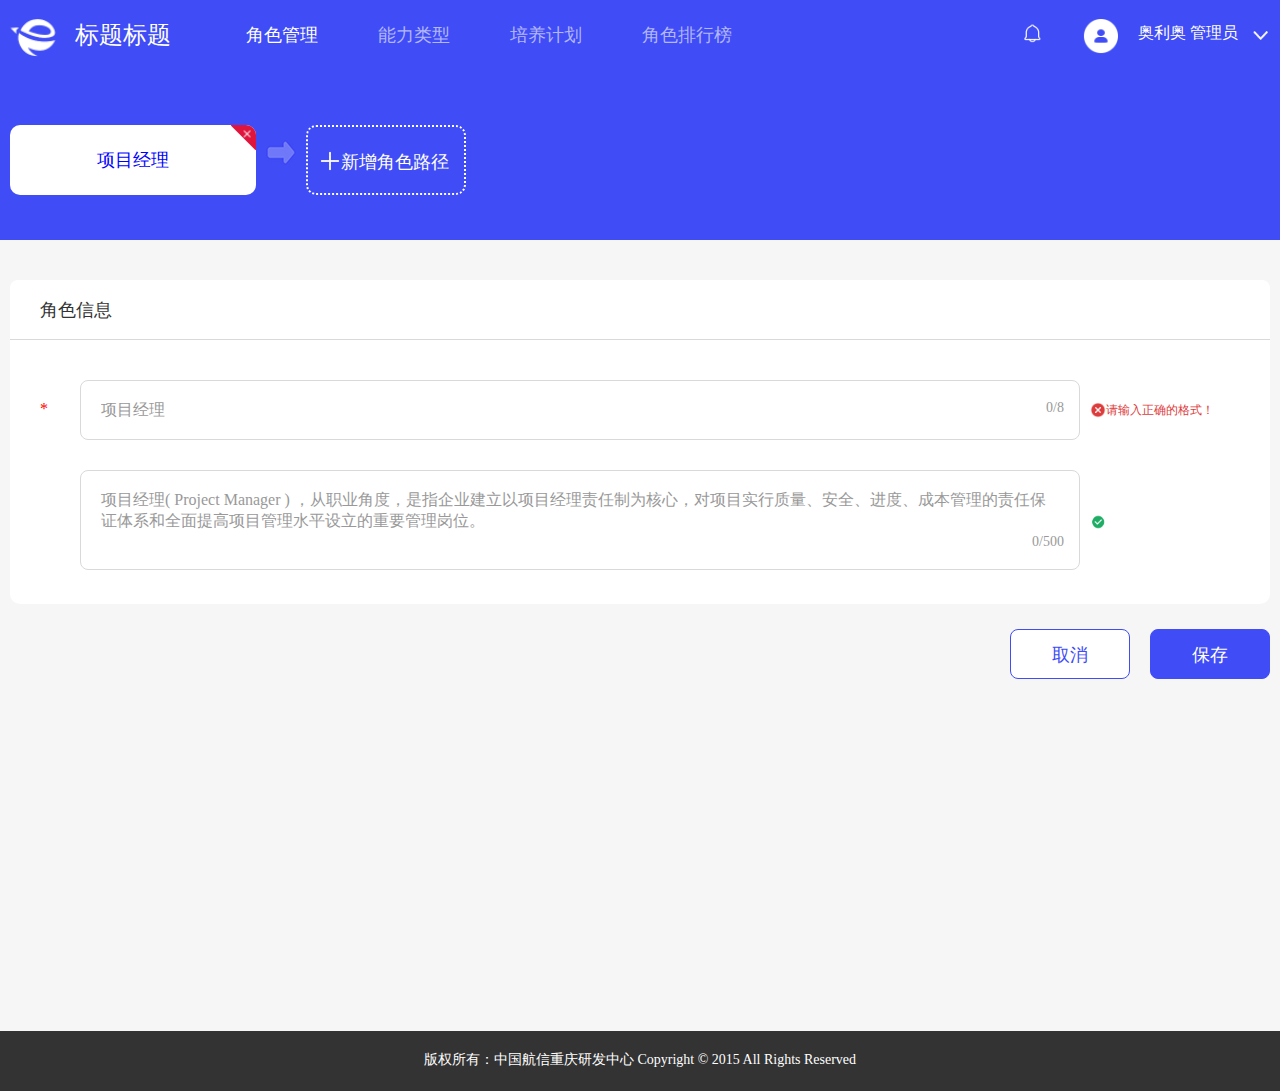
<file: html/updateRole.html>
<!DOCTYPE html>
<html>

<head>
    <meta charset="UTF-8">
    <title>修改角色</title>
    <link rel="stylesheet" type="text/css" href="../css/common.css" />
    <link rel="stylesheet" type="text/css" href="../css/commonHeader.css" />
    <link rel="stylesheet" type="text/css" href="../css/commonBody.css" />
    <link rel="stylesheet" type="text/css" href="../css/updateRole.css" />
</head>

<body>
    <div class="g-container">
        <div class="g-header">
            <div class="m-header">
                    <div class="m-nav">
                            <div class="u-logo"></div>
                            <div class="u-title">标题标题</div>
                            <div class="m-menu">
                                <span class="z-active">角色管理</span>
                                <span>能力类型</span>
                                <span>培养计划</span>
                                <span>角色排行榜</span>
                            </div>
                            <div class="m-user">
                                <div class="u-user_msg"></div>
                                <div class="u-user_img"></div>
                                <div class="u-user_name"><span>奥利奥 管理员</span></div>
                                <div class="u-user_configImg"></div>
                            </div>
                        </div>
                <div class="m-hd-center">
                    <div class="m-step">
                        <div class="u-roleAdd">
                            <div class="u-close"><img src="../img/close.png" /></div>
                            <span>项目经理</span>
                            
                        </div>
                        <div class="u-arrow"><img src="../img/arrow.png" /></div>
                        <div class="u-step4">
                            <img src="../img/close.png" > 
                            <span>新增角色路径</span></div>
                    </div>
                   

                </div>

            </div>
        </div>
        <div class="g-main">
            <div class="g-mainc">
            <div class="m-content-top">
                <span>角色信息</span>
            </div>
            <div class="m-content-main">
                <div class="m-content_input">
                    <div class="u-need">*</div>
                    <div class="u-input">
                        <input type="text" value = "项目经理">
				    	<span>0/8</span>

                    </div>
                    <div class="u-tip">
                        <img src="../img/wrong.png"/>
                         请输入正确的格式！
                    </div>
                </div>
                <div class="m-content_input m-input-formargin">
                        <div class="u-need"></div>
                    <div class="u-input">
                        <textarea >项目经理( Project Manager ) ，从职业角度，是指企业建立以项目经理责任制为核心，对项目实行质量、安全、进度、成本管理的责任保证体系和全面提高项目管理水平设立的重要管理岗位。</textarea>
					    <span>0/500</span>

                    </div>
                    <div class="u-tip1">
                        <img src="../img/right.png" />
                    </div>
                </div>
            </div>
            </div>
            <div class="m-buttons">
                <div class="u-cancel">取消</div>
                <div class="u-save">保存</div>
            </div>
        </div>
        <div class="g-footer">
            <div class="u-footer">
                <span>版权所有：中国航信重庆研发中心 Copyright © 2015 All Rights Reserved</span>
            </div>
        </div>
    </div>
</body>
</file>
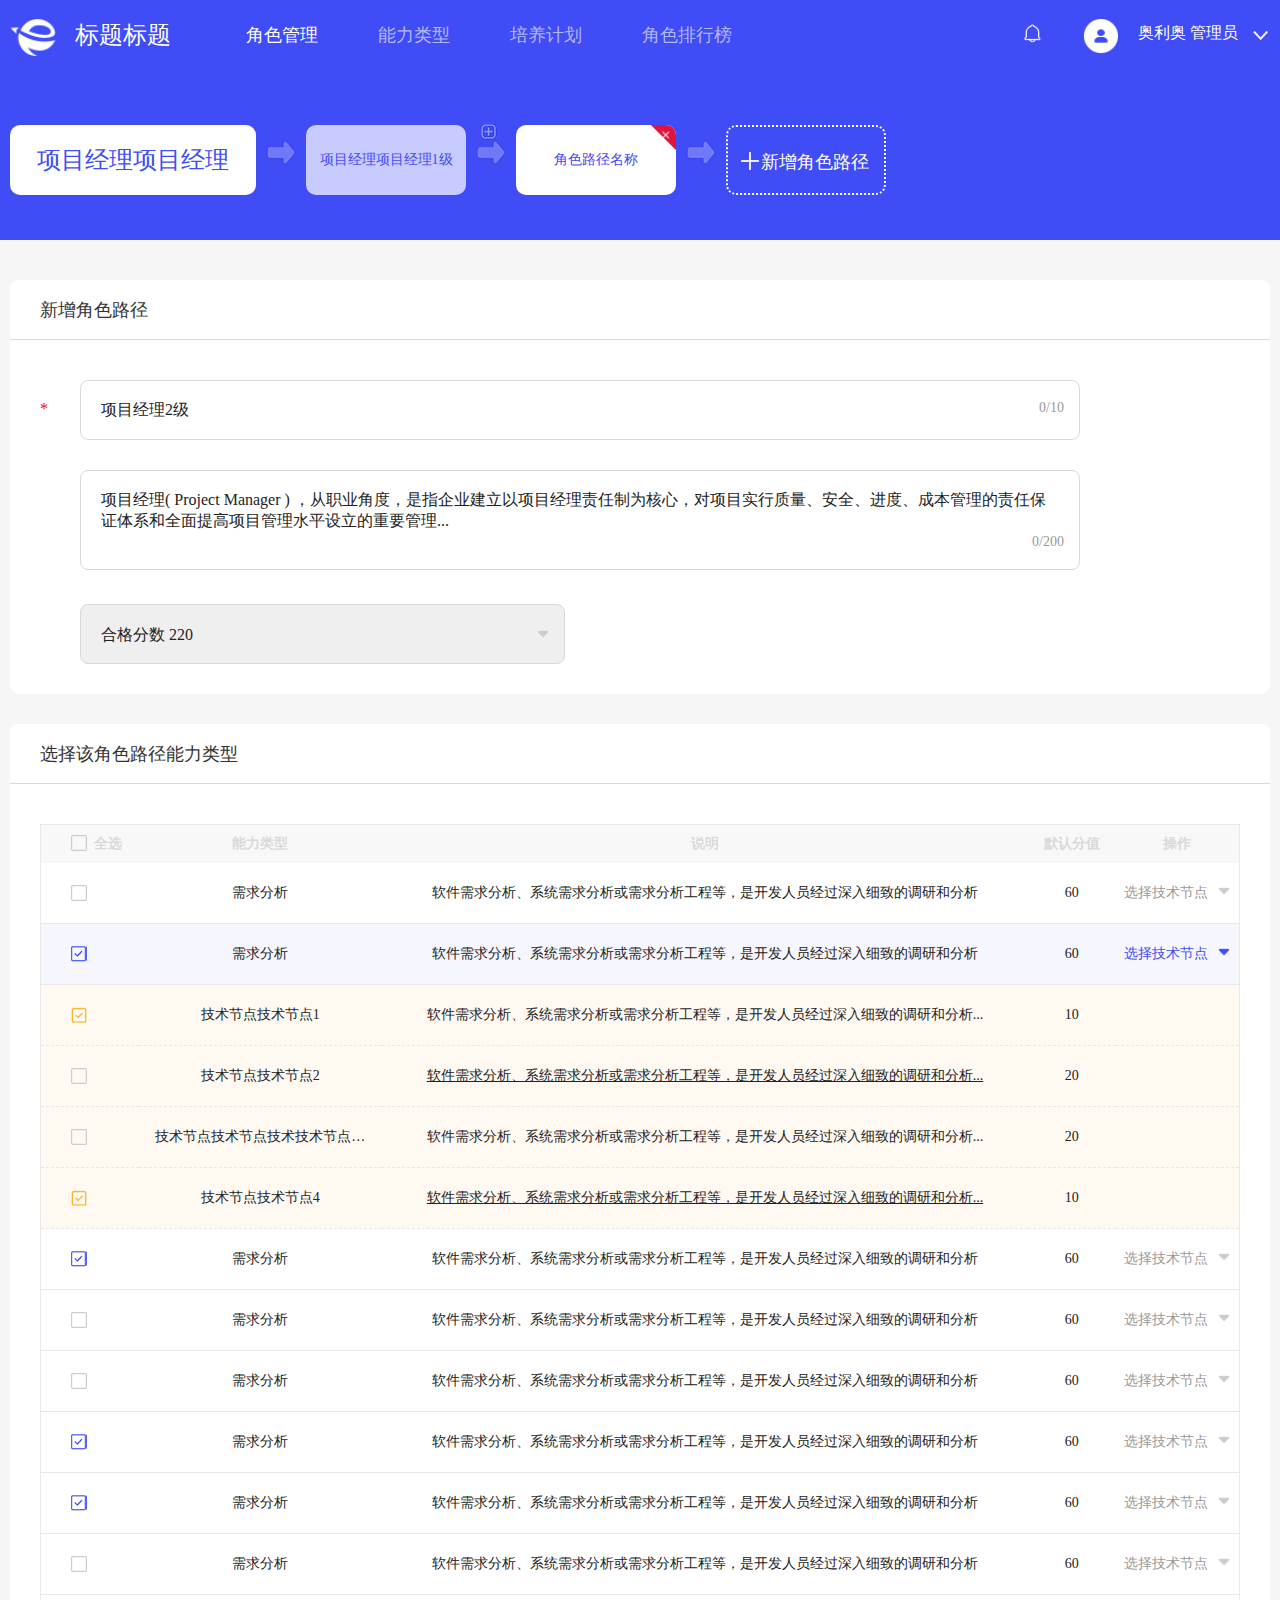
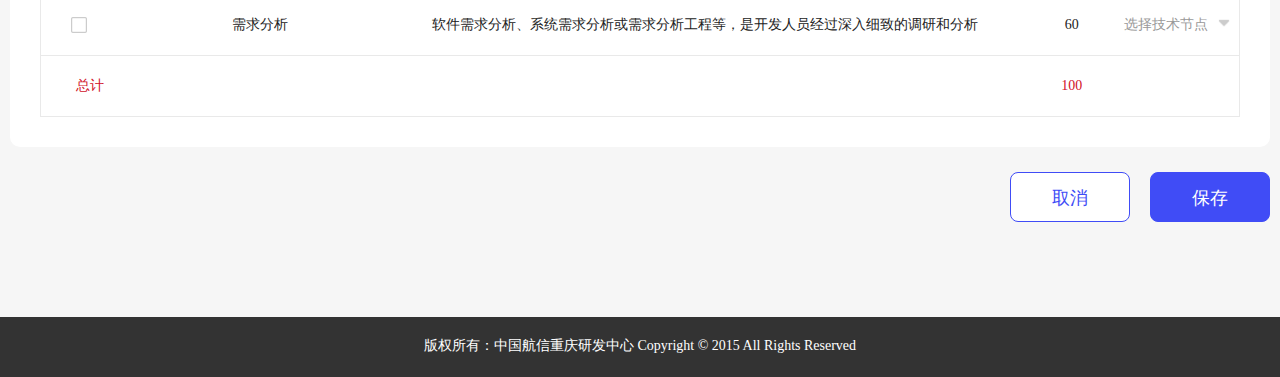
<file: html/updateRolePath.html>
<!DOCTYPE html>
<html lang="en">

<head>
    <meta charset="UTF-8">
    <title>修改角色路径</title>
    <link rel="stylesheet" type="text/css" href="../css/common.css" />
    <link rel="stylesheet" type="text/css" href="../css/commonHeader.css" />
    <link rel="stylesheet" type="text/css" href="../css/commonBody.css" />
    <link rel="stylesheet" type="text/css" href="../css/addRolePath.css" />
    <link rel="stylesheet" type="text/css" href="../css/updateRolePath.css" />
</head>

<body>
    <div class="g-container">
        <div class="g-header">
            <div class="m-header">
                <div class="m-nav">
                    <div class="u-logo"></div>
                    <div class="u-title">标题标题</div>
                    <div class="m-menu">
                        <span class="z-active">角色管理</span>
                        <span>能力类型</span>
                        <span>培养计划</span>
                        <span>角色排行榜</span>
                    </div>
                    <div class="m-user">
                        <div class="u-user_msg"></div>
                        <div class="u-user_img"></div>
                        <div class="u-user_name"><span>奥利奥 管理员</span></div>
                        <div class="u-user_configImg"></div>
                    </div>
                </div>
                <div class="m-hd-center">
                    <div class="m-step">
                        <div class="u-step1">
                            <span>项目经理项目经理</span>
                        </div>
                        <div class="u-arrow"><img src="../img/arrow.png" /></div>
                        <div class="u-step2"><span>项目经理项目经理1级</span></div>
                        <div class="u-arrow">
                            <div class="u-add">
                                <img src="../img/add.png" alt="">
                            </div>
                            <img src="../img/arrow.png" />
                        </div>
                        <div class="u-step3">
                            <div class="u-close"><img src="../img/close.png" /></div>
                            <span>角色路径名称</span>
                        </div>
                        <div class="u-arrow"><img src="../img/arrow.png" /></div>
                        <div class="u-step4">
                            <img src="../img/close.png" >
                            <span>新增角色路径</span></div>
                    </div>


                </div>

            </div>
        </div>
        <div class="g-main">
            <div class="g-mainc">
                <div class="m-content-top">
                    <span>新增角色路径</span>
                </div>
                <div class="m-content-main">
                    <div class="m-content_input">
                        <div class="u-need">*</div>
                        <div class="u-input">
                            <input type="text" value="项目经理2级">
                            <span>0/10</span>

                        </div>
                    </div>
                    <div class="m-content_input m-input-formargin">
                        <div class="u-need"></div>
                        <div class="u-input">
                            <textarea>项目经理( Project Manager ) ，从职业角度，是指企业建立以项目经理责任制为核心，对项目实行质量、安全、进度、成本管理的责任保证体系和全面提高项目管理水平设立的重要管理...</textarea>
                            <span>0/200</span>
                        </div>
                    </div>
                    <div class="m-content_input m-input-formargin">
                        <div class="u-need"></div>
                        <div class="u-input">
                            <select>
                                <option>合格分数  220</option>
                            </select>
                            <div class="u-down">
                                <img src="../img/graydown.png" >
                            </div>
                        </div>
                    </div>
                </div>
            </div>

            <div class="g-mainc g-mainc-formargin">
                <div class="m-content-top">
                    <span>选择该角色路径能力类型</span>
                </div>
                <div class="m-content-main">
                    <div class="m-content_input">
                        <table class="m-table">
                            <thead>
                                <tr>
                                    <th><input type="checkbox" id="allcheck" onclick="selectAll(this.checked)" />
                                        <label for="allcheck" class="u-label"></label>全选</th>
                                    <th>能力类型</th>
                                    <th>说明</th>
                                    <th>默认分值</th>
                                    <th>操作</th>
                                </tr>
                            </thead>
                            <tbody>
                                <tr>
                                    <td><input type="checkbox" id="check1" name="check" />
                                        <label for="check1" class="u-label"></label></td>
                                    <td>需求分析</td>
                                    <td>软件需求分析、系统需求分析或需求分析工程等，是开发人员经过深入细致的调研和分析</td>
                                    <td>60</td>
                                    <td><span class="u-greydown">选择技术节点</span><img src="../img/graydown.png"
                                            width="12px" height="12px"></td>
                                </tr>
                                <tr>
                                    <td><input type="checkbox" id="check2" name="check" checked />
                                        <label for="check2" class="u-label"></label></td>
                                    <td>需求分析</td>
                                    <td>软件需求分析、系统需求分析或需求分析工程等，是开发人员经过深入细致的调研和分析</td>
                                    <td>60</td>
                                    <td><span class="u-bluedown">选择技术节点</span><img src="../img/bluedown.png"
                                            width="12px" height="12px"></td>
                                </tr>
                                <tr class="u-yellow">
                                    <td><input type="checkbox" id="check3" name="check" checked />
                                        <label for="check3" class="u-label"></label></td>
                                    <td class="u-hover">技术节点技术节点1</td>
                                        <!-- more tip 弹出框 -->
                                        <!-- <div class="m-tip">
                                            <div class="m-contents">
                                                <div class="u-title">
                                                    <span>技术节点技术节点4</span>
                                                </div>
                                                <div class="u-content">
                                                    <div class="u-item">
                                                        <span>类型：</span>
                                                        <span> 能力实验楼课程</span>
                                                    </div>
                                                    <div class="u-item">
                                                        <span>URL:</span>
                                                        <span>https://www.ui.cn/detail/255910.html</span>
                                                    </div>
                                                    <div class="u-item">
                                                        <span>描述:</span>
                                                        <span>用户调研,指通过各种方式得到受访者的建议和意见,并对此进行汇总,研究事务的总特征。用户调研,指通过各种方式得到受访者的建议和意见,并对此进行汇总,研究事务的总特征。用户调研,指通过各种方式得到受访者的建议和意见,并对此进行汇总,研究事务的总特征。
                                                        </span>
                                                    </div>
                                                    <div class="u-item">
                                                        <span>分值:</span>
                                                        <span> 10分</span>
                                                    </div>
                                                </div>
                                            </div>
                                            <div class="u-arrow"></div>
                                        </div> -->
                                        <!-- /more tip 弹出框 -->
                                    
                                    <td>软件需求分析、系统需求分析或需求分析工程等，是开发人员经过深入细致的调研和分析...</td>
                                    <td>10</td>
                                    <td></td>
                                </tr>
                                <tr class="u-yellow  u-underline">
                                    <td><input type="checkbox" id="check5" name="check" />
                                        <label for="check5" class="u-label"></label></td>
                                    <td>技术节点技术节点2</td>
                                    <td>软件需求分析、系统需求分析或需求分析工程等，是开发人员经过深入细致的调研和分析...</td>
                                    <td>20</td>
                                    <td></td>
                                </tr>
                                <tr class="u-yellow">
                                    <td><input type="checkbox" id="check6" name="check" />
                                        <label for="check6" class="u-label"></label></td>
                                    <td>技术节点技术节点技术技术节点…</td>
                                    <td>软件需求分析、系统需求分析或需求分析工程等，是开发人员经过深入细致的调研和分析...</td>
                                    <td>20</td>
                                    <td></td>
                                </tr>
                                <tr class="u-yellow u-underline">
                                    <td><input type="checkbox" id="check7" name="check" checked />
                                        <label for="check7" class="u-label"></label></td>
                                    <td>技术节点技术节点4</td>
                                    <td>软件需求分析、系统需求分析或需求分析工程等，是开发人员经过深入细致的调研和分析...</td>
                                    <td>10</td>
                                    <td></td>
                                </tr>

                                <tr>
                                    <td><input type="checkbox" id="check8" name="check" checked />
                                        <label for="check8" class="u-label"></label></td>
                                    <td>需求分析</td>
                                    <td>软件需求分析、系统需求分析或需求分析工程等，是开发人员经过深入细致的调研和分析</td>
                                    <td>60</td>
                                    <td><span class="u-greydown">选择技术节点</span><img src="../img/graydown.png"
                                            width="12px" height="12px"></td>
                                </tr>
                                <tr>
                                    <td><input type="checkbox" id="check9" name="check" />
                                        <label for="check9" class="u-label"></label></td>
                                    <td>需求分析</td>
                                    <td>软件需求分析、系统需求分析或需求分析工程等，是开发人员经过深入细致的调研和分析</td>
                                    <td>60</td>
                                    <td><span class="u-greydown">选择技术节点</span><img src="../img/graydown.png"
                                            width="12px" height="12px"></td>
                                </tr>
                                <tr>
                                    <td><input type="checkbox" id="check10" name="check" />
                                        <label for="check10" class="u-label"></label></td>
                                    <td>需求分析</td>
                                    <td>软件需求分析、系统需求分析或需求分析工程等，是开发人员经过深入细致的调研和分析</td>
                                    <td>60</td>
                                    <td><span class="u-greydown">选择技术节点</span><img src="../img/graydown.png"
                                            width="12px" height="12px"></td>
                                </tr>
                                <tr>
                                    <td><input type="checkbox" id="check11" name="check" checked />
                                        <label for="check11" class="u-label"></label></td>
                                    <td class="u-hover1">需求分析</td>
                                    <td>软件需求分析、系统需求分析或需求分析工程等，是开发人员经过深入细致的调研和分析</td>
                                    <td>60</td>
                                    <td><span class="u-greydown">选择技术节点</span><img src="../img/graydown.png"
                                            width="12px" height="12px"></td>
                                </tr>
                                <tr>
                                    <td><input type="checkbox" id="check12" name="check" checked />
                                        <label for="check12" class="u-label"></label></td>
                                    <td>需求分析</td>
                                    <td>软件需求分析、系统需求分析或需求分析工程等，是开发人员经过深入细致的调研和分析</td>
                                    <td>60</td>
                                    <td><span class="u-greydown">选择技术节点</span><img src="../img/graydown.png"
                                            width="12px" height="12px"></td>
                                </tr>
                                <tr>
                                    <td><input type="checkbox" id="check13" name="check" />
                                        <label for="check13" class="u-label"></label></td>
                                    <td>需求分析</td>
                                    <td>软件需求分析、系统需求分析或需求分析工程等，是开发人员经过深入细致的调研和分析</td>
                                    <td>60</td>
                                    <td><span class="u-greydown">选择技术节点</span><img src="../img/graydown.png"
                                            width="12px" height="12px"></td>
                                </tr>
                                <tr>
                                    <td><input type="checkbox" id="check14" name="check" />
                                        <label for="check14" class="u-label"></label></td>
                                    <td>需求分析</td>
                                    <td>软件需求分析、系统需求分析或需求分析工程等，是开发人员经过深入细致的调研和分析</td>
                                    <td>60</td>
                                    <td><span class="u-greydown">选择技术节点</span><img src="../img/graydown.png"
                                            width="12px" height="12px"></td>
                                </tr>
                                <tr>
                                    <td>总计</td>
                                    <td colspan="2"></td>
                                    <td>100</td>
                                    <td></td>
                                </tr>
                            </tbody>
                        </table>
                    </div>
                </div>
            </div>
            <div class="m-buttons">
                <div class="u-cancel">取消</div>
                <div class="u-save">保存</div>
            </div>
        </div>
        <div class="g-footer">
            <div class="u-footer">
                <span>版权所有：中国航信重庆研发中心 Copyright © 2015 All Rights Reserved</span>
            </div>
        </div>
    </div>
    <!-- more tip 弹出框 -->
    <div class="m-tip" id="divinfo" style="visibility:hidden;">
        <div class="m-contents">
            <div class="u-title">
                <span>技术节点技术节点4</span>
            </div>
            <div class="u-content">
                <div class="u-item">
                    <span>类型：</span>
                    <span> 能力实验楼课程</span>
                </div>
                <div class="u-item">
                    <span>URL:</span>
                    <span>https://www.ui.cn/detail/255910.html</span>
                </div>
                <div class="u-item">
                    <span>描述:</span>
                    <span>用户调研,指通过各种方式得到受访者的建议和意见,并对此进行汇总,研究事务的总特征。用户调研,指通过各种方式得到受访者的建议和意见,并对此进行汇总,研究事务的总特征。用户调研,指通过各种方式得到受访者的建议和意见,并对此进行汇总,研究事务的总特征。
                    </span>
                </div>
                <div class="u-item">
                    <span>分值:</span>
                    <span> 10分</span>
                </div>
            </div>
        </div>
        <div class="u-arrow"></div>
    </div>
    <!-- /more tip 弹出框 -->
</body>
</file>
<file: css/common.css>
@charset "utf-8";
*{
    padding: 0;
    margin: 0;
    /* font-family: "PingFangSC-Medium"; */
    font-family: PingFangSC-Regular;
}
body {
    margin: 0px;
    padding: 0px;
}
div {
    box-sizing: border-box;
}
.g-container {
    min-width: 1260px;
}
input{
    border: none;
    outline: none;
}
textarea{
    outline: none;
    resize:none;
    border: none;
}
select {
    outline: none;
    -webkit-appearance: none;
    -moz-appearance: none;
    appearance: none;
}
li,ul,dl,dd,dt{
    margin: 0;
    padding: 0;
    list-style: none;
}
</file>
<file: css/commonHeader.css>
/*header*/
.g-container > .g-header {
    width: 100%;
    height: 190px;
    background-color: #404CF6;
}
.g-container > .g-header > .m-header {
    width: 1260px;
    height: 100%;
    margin-left: auto;
    margin-right: auto;
    padding-top:18px;
}
/* 顶部菜单栏信息 */

/*header-top*/
.g-container > .g-header > .m-header > .m-nav {
    width: 100%;
    height: auto;
    display: flex;
}
.g-container > .g-header > .m-header > .m-nav > .u-logo{
    width: 46px;
    height: 40px;
    background: url("../img/logo.png") center center no-repeat;
    background-size: cover;
}
.g-container > .g-header > .m-header > .m-nav > .u-title{
    width: 105px;
    height: 33px;
    margin-top: 1px;
    margin-left: 14px;
    margin-right: 41px;
    text-align: center;
    line-height: 33px;
    font-size: 24px;
    color: #FFFFFF;
}

/*header-菜单栏*/
.g-container > .g-header > .m-header > .m-nav > .m-menu{
    display: flex;
}
.g-container > .g-header > .m-header > .m-nav > .m-menu > span{
    height: 30px;
    margin-left: 30px;
    margin-right: 30px;
    margin-top: 5px;
    font-size: 18px;
    color: #B2B7FB;
    cursor: pointer;
}
.g-container > .g-header > .m-header > .m-nav > .m-menu > .z-active{
    color: #fff;
}
/*header-top-left用户*/
.g-container > .g-header > .m-header > .m-nav > .m-user{
    flex: 1;
    display: flex;
    justify-content: flex-end;
}
.g-container > .g-header > .m-header > .m-nav > .m-user > .u-user_msg{
    width: 20px;
    height: 20px;
    margin-top: 5px;
    margin-right: 40px;
    background: url("../img/msg.png");
    background-size: cover;
}
.g-container > .g-header > .m-header > .m-nav > .m-user > .u-user_img{
    width: 36px;
    height: 36px;
    margin-right: 20px;
    background: url("../img/head_img.png");
    background-size: cover;
}
.g-container > .g-header > .m-header > .m-nav > .m-user > .u-user_name{
    height: 20px;
    margin-top: 5px;
    margin-right: 14px;
    font-size: 16px;
    color: #FFFFFF;
}
.g-container > .g-header > .m-header > .m-nav > .m-user > .u-user_configImg{
    width: 18px;
    height: 11px;
    margin-top: 12px;
    background: url("../img/down.png") center center no-repeat;
    background-size: cover;
}
/*header中部*/
.g-container > .g-header > .m-header > .m-hd-center{
    display: flex;
    justify-content: space-between;
    margin-top: 67px;
}
/* role-step */
.g-container > .g-header > .m-header > .m-hd-center > .m-step{
    display: flex;
    align-items: center;
    height: 70px;
    margin-bottom: 50px;
}
.g-container > .g-header > .m-header > .m-hd-center > .m-step>.u-roleAdd{
    height: 70px;
    width: 246px;
    border-radius: 10px;
    background-color: #ffffff;
    color: blue;
    font-size: 18px;
    text-align: center;
    line-height: 70px;
    position:relative;
    overflow: hidden;

}
.g-container > .g-header > .m-header > .m-hd-center > .m-step>.u-roleAdd>.u-close{
     position: absolute;
     display: flex;
     justify-content: center;
     align-items: flex-end;
     width: 35px;
     height: 15px;
     top: 0px;
     right: -10px; 
     padding-bottom: 2px;
     background: #DF153D;
     transform: rotate(45deg);
    }
.g-container > .g-header > .m-header > .m-hd-center > .m-step>.u-roleAdd>.u-close > img{
    width: 7px;
    height: 7px;
    position: absolute;
    transform: rotate(45deg);
}
.g-container > .g-header > .m-header > .m-hd-center > .m-step>.u-step1{
    width: 246px;
    height: 70px;
    border-radius: 10px;
    background-color: #ffffff;
    color: #404CF6;
    font-size: 24px;
    text-align: center;
    line-height: 70px;
    padding:0 20px 0 20px;
}
.g-container > .g-header > .m-header > .m-hd-center > .m-step>.u-step2{
    width: 160px;
    height: 70px;
    border-radius: 10px;
    background-color: #C8CBFF;
    color: #404CF6;
    font-size: 14px;
    text-align: center;
    line-height: 70px;
    padding:0 12px 0 12px;
}
.g-container > .g-header > .m-header > .m-hd-center > .m-step>.u-step3{
    width: 160px;
    height: 70px;
    border-radius: 10px;
    background-color: #ffffff;
    color: #404CF6;
    font-size: 14px;
    text-align: center;
    line-height: 70px;
    padding:0 12px 0 12px;
    position: relative;
    overflow: hidden;
}
.g-container > .g-header > .m-header > .m-hd-center > .m-step>.u-step3>.u-close{
    position: absolute;
	top: -5px;
	right: -12px;
	width: 36px;
	height: 20px;
	transform: rotate(45deg);
	background-color: #DF153D;
	padding-top: 2px;
	display: flex;
	justify-content: center;
	align-items: flex-end;
	
}
.g-container > .g-header > .m-header > .m-hd-center > .m-step>.u-step3>.u-close>img{
    position: absolute;
    transform: rotate(45deg);
    width: 7px;
    height: 7px;
}
.g-container > .g-header > .m-header > .m-hd-center > .m-step>.u-step4{
    height: 70px;
    width: 160px;
    border: 2px dotted #FFFFFF;
    border-radius: 10px;
    color: #FFFFFF;
    font-size: 18px;
    text-align: center;
    line-height: 70px;
}
.g-container > .g-header > .m-header > .m-hd-center > .m-step>.u-step4>img{
    width: 14px;
    height: 14px;
    transform: rotate(45deg);
}
.g-container > .g-header > .m-header > .m-hd-center > .m-step>.u-arrow{
    width: 30px;
    height: 70px;
    margin: 10px;
    line-height: 70px;
    opacity: 0.5;
    position: relative;
}
.g-container > .g-header > .m-header > .m-hd-center > .m-step>.u-arrow>.u-add{
    position: absolute;
    top: -25px;
    left: 5px;
	width: 16px;
	height: 16px;

}
</file>
<file: css/commonBody.css>
.g-container > .g-header {
    height: 240px;
}
/* main-body */
.g-container > .g-main{
    width: 100%;
    height: auto;
    background-color: #F6F6F6;
}
/* g-main-content*/
.g-container > .g-main{
    padding-top:40px;
    padding-bottom: 40px;
}
.g-container > .g-main>.g-mainc{
    width: 1260px;
    height: 100%;
    border-radius: 10px;
    background-color: #FFFFFF;
    margin: 0 auto;
    /* margin-top:30px; */
}
.g-container > .g-main>.g-mainc-formargin{
    margin-top: 30px;
}
.g-container > .g-main>.g-mainc>.m-content-top{
    display: flex;
    align-items: center;
    height: 70px;
    border-bottom: 1px solid #D9D9D9;
    padding: 0px 30px;
    height: 60px;
    margin: 0px auto;
    background: #FFFFFF;
    border-radius: 8px 8px 0px 0px;
}
.g-container > .g-main>.g-mainc>.m-content-top>span{
    font-size: 18px;
    color: #333333;
}
.g-container > .g-main>.g-mainc>.m-content-main{
    padding: 30px;
}
.g-container > .g-main>.g-mainc>.m-content-main>.m-content_input{
    display: flex;
    align-items: center;
    margin-top: 10px;
}
.g-container > .g-main>.g-mainc>.m-content-main>.m-input-formargin{
    margin-top: 30px;
}
.g-container > .g-main>.g-mainc>.m-content-main>.m-content_input>.u-need{
    color: red;
    height: 20px;
    width: 20px;
}
.g-container > .g-main>.g-mainc>.m-content-main>.m-content_input>.u-input{
    margin-left: 20px;
    position: relative;

}
.g-container > .g-main>.g-mainc>.m-content-main>.m-content_input>.u-input>input{
    box-sizing: border-box;
    width: 1000px;
    height: 60px;
    border: 1px solid #D9D9D9;
    border-radius: 8px;
    padding: 19px 20px; 
    font-size: 16px;
    color: #999999;
}
.g-container > .g-main>.g-mainc>.m-content-main>.m-content_input>.u-input>span{
    position: absolute;
    height: 20px;
    bottom: 20px;
    right: 16px;
    font-size: 14px;
    color: #999999;
}
.g-container > .g-main>.g-mainc>.m-content-main>.m-content_input>.u-input>input::-webkit-input-placeholder{
    font-size: 16px;
    color: #999999;
}

.g-container > .g-main>.g-mainc>.m-content-main>.m-content_input>.u-input>textarea{
    box-sizing: border-box;
    width: 1000px;
    height: 100px;
    border: 1px solid #D9D9D9;
    border-radius: 8px;
    padding: 19px 20px; 
    font-size: 16px;
    color: #999999;
}
.g-container > .g-main>.g-mainc>.m-content-main>.m-content_input>.u-input>textarea::-webkit-input-placeholder{
    font-size: 16px;
    color: #999999;
}

/* two button */
.g-container > .g-main>.m-buttons{
    width: 1260px;
    height: 50px;
    display: flex;
    justify-content: flex-end;
    align-items: center;
    margin-top: 50px;
    padding-bottom: 80px;
    /* margin: 0 auto; */
    margin-left: auto;
    margin-right: auto;
}
.g-container > .g-main>.m-buttons> div{
    width: 120px;
    height: 50px;
    border: 1px solid #404CF6;
    border-radius: 8px;
    font-size: 18px;
    text-align: center;
    line-height: 50px;
    margin-left: 20px;
}
.g-container > .g-main>.m-buttons> .u-cancel{
    background-color: #FFFFFF;
    color: #404CF6;
}
.g-container > .g-main>.m-buttons> .u-save{
    background-color: #404CF6;
    color: #FFFFFF;
}

/* footer */
.g-container > .g-footer{
    width: 100%;
    height: 60px;
    background-color:#333333;
}
.g-container >.g-footer>.u-footer{
    margin-left: auto;
    margin-right: auto;
    color: #fff;
    text-align: center;
    font-size: 14px;
    padding-top: 20px;
}
</file>
<file: css/2-3.css>
.g-container > .g-main>.g-mainc>.m-content-main>.m-content_input>.u-tip{
    font-size: 12px;
    color: #DD3C3C;
    display:flex;
    align-items: center;
    padding-left:10px;
}
.g-container > .g-main>.g-mainc>.m-content-main>.m-content_input>.u-tip1{
    display:flex;
    align-items: center;
    padding-left: 10px;
}
.g-container > .g-main>.m-buttons{
    padding-bottom: 115px;
}
.g-container > .g-header > .m-header > .m-hd-center > .u-nav{
    overflow: hidden;
    height: 100px;
    width: auto;
    margin: 0px 0;
}
.g-container > .g-header > .m-header > .m-hd-center > .u-nav ul{
    height: 100%;
}
.g-container > .g-header > .m-header > .m-hd-center > .u-nav ul li{
    position: relative;
    width: auto;
    height: 40px;
    box-sizing: border-box;
    padding:10px 30px 10px 30px;
    margin-left: 20px;
    float: left;
    border-radius: 10px;
    background-color:#C8CBFF;
}
.g-container > .g-header > .m-header > .m-hd-center >  .u-nav ul li.u-firstLine{
    margin-top: 30px;
}
.g-container > .g-header > .m-header > .m-hd-center >  .u-nav ul li.u-twoLine{
    margin-top: 10px;
}

.g-container > .g-header > .m-header > .m-hd-center >  .u-nav ul li.u-main{
    width: 246px;
    height: 70px;
    padding: 19px 75px 18px 75px;
    margin: 15px 0;
}
.g-container > .g-header > .m-header > .m-hd-center >  .u-nav ul li.u-main span{
    font-size: 24px;
}
.g-container > .g-header > .m-header > .m-hd-center >  .u-nav ul li span{
    font-size: 14px;
    color: #404CF6;
}
.g-container > .g-header > .m-header > .m-hd-center >  .u-nav ul li.u-current,
.g-container > .g-header > .m-header > .m-hd-center >  .u-nav ul li.u-current-main{
    overflow:hidden;
    background-color: #fff;
}
.g-container > .g-header > .m-header > .m-hd-center > .u-nav ul li.u-current:after{
    content: '';
    position: absolute;
    top: -15px;
    right: -15px;
    width: 30px;
    height: 30px;
    transform: rotate(45deg);
    background-size: auto;
    background: #DF153D url("../img/add1.png") no-repeat;
    background-size:10px;
    background-position-x:10px;
    background-position-y:20px;
}
.g-container > .g-header > .m-header > .m-hd-center >  .u-nav ul li.u-add{
    padding-left:62px;
    border: 2px dashed #fff;
    background-color: #404CF6;
}
.g-container > .g-header > .m-header > .m-hd-center > .u-nav ul li.u-add:after{
    content: '';
    position: absolute;
    top:12px;
    left: 36px;
    width:16px;
    height:16px;
    background-size: auto;
    background: #404CF6 url("../img/add1.png") no-repeat center;
    background-size:16px;
}
.g-container > .g-header > .m-header > .m-hd-center >  .u-nav ul li.u-add span{
    color: #fff;
}
/* select css start*/
.g-container > .g-main>.g-mainc>.m-content-main>.m-content_input>.u-input>select{
    box-sizing: border-box;
    width: 485px;
    height: 60px;
    font-size: 16px;
    color: #999999;
    border: 1px solid #D9D9D9;
    border-radius: 8px;
    padding: 19px 20px;
    background: #fff;
}
.g-container > .g-main>.g-mainc>.m-content-main>.m-content_input>.u-input>.u-down{
    position: absolute;
    bottom: 20px;
    right: 16px;
    text-align: right;
    pointer-events: none;
}
.g-container > .g-main>.g-mainc>.m-content-main>.m-content_input>.u-input>.u-down img{
    width: 12px;
    height: 12px;
}
/* /select css  end*/
</file>
<file: css/2-4.css>
.g-container > .g-main>.g-mainc>.m-content-main>.m-content_input>.u-tip{
    font-size: 12px;
    color: #DD3C3C;
    display:flex;
    align-items: center;
    padding-left:10px;
}
.g-container > .g-main>.g-mainc>.m-content-main>.m-content_input>.u-tip1{
    display:flex;
    align-items: center;
    padding-left: 10px;
}
.g-container > .g-main>.m-buttons{
    padding-bottom: 115px;
}

/* head step nav css :start */
.g-container > .g-header > .m-header > .m-hd-center > .u-nav{
    overflow: hidden;
    height: 100px;
    width: auto;
    margin: 0px 0;
}
.g-container > .g-header > .m-header > .m-hd-center > .u-nav ul{
    height: 100%;
}
.g-container > .g-header > .m-header > .m-hd-center > .u-nav ul li{
    position: relative;
    width: auto;
    height: 40px;
    box-sizing: border-box;
    padding:10px 30px 10px 30px;
    margin-left: 20px;
    float: left;
    border-radius: 10px;
    background-color:#C8CBFF;
}
.g-container > .g-header > .m-header > .m-hd-center >  .u-nav ul li.u-firstLine{
    margin-top: 30px;
}
.g-container > .g-header > .m-header > .m-hd-center >  .u-nav ul li.u-secondLine{
    margin-top: 10px;
}

.g-container > .g-header > .m-header > .m-hd-center >  .u-nav ul li.u-main{
    width: 246px;
    height: 70px;
    padding: 19px 75px 18px 75px;
    margin: 15px 0;
}
.g-container > .g-header > .m-header > .m-hd-center >  .u-nav ul li.u-main span{
    font-size: 24px;
}
.g-container > .g-header > .m-header > .m-hd-center >  .u-nav ul li span{
    font-size: 14px;
    color: #404CF6;
}
.g-container > .g-header > .m-header > .m-hd-center >  .u-nav ul li.u-current,
.g-container > .g-header > .m-header > .m-hd-center >  .u-nav ul li.u-current-main{
    overflow:hidden;
    background-color: #fff;
}
.g-container > .g-header > .m-header > .m-hd-center > .u-nav ul li.u-current:after{
    content: '';
    position: absolute;
    top: -15px;
    right: -15px;
    width: 30px;
    height: 30px;
    transform: rotate(45deg);
    background-size: auto;
    background: #DF153D url("../img/add1.png") no-repeat;
    background-size:10px;
    background-position-x:10px;
    background-position-y:20px;
}
.g-container > .g-header > .m-header > .m-hd-center >  .u-nav ul li.u-add{
    padding-left:62px;
    border: 2px dashed #fff;
    background-color: #404CF6;
}
.g-container > .g-header > .m-header > .m-hd-center > .u-nav ul li.u-add:after{
    content: '';
    position: absolute;
    top:12px;
    left: 36px;
    width:16px;
    height:16px;
    background-size: auto;
    background: #404CF6 url("../img/add1.png") no-repeat center;
    background-size:16px;
}
.g-container > .g-header > .m-header > .m-hd-center >  .u-nav ul li.u-add span{
    color: #fff;
}
/* /head step nav css :end */

/* select css start*/
.g-container > .g-main>.g-mainc>.m-content-main>.m-content_input>.u-input>select{
    box-sizing: border-box;
    width: 485px;
    height: 60px;
    font-size: 16px;
    color: #999999;
    border: 1px solid #D9D9D9;
    border-radius: 8px;
    padding: 19px 20px;
    background: #fff;
}
.g-container > .g-main>.g-mainc>.m-content-main>.m-content_input>.u-input>.u-down{
    position: absolute;
    bottom: 20px;
    right: 16px;
    text-align: right;
    pointer-events: none;
}
.g-container > .g-main>.g-mainc>.m-content-main>.m-content_input>.u-input>.u-down img{
    width: 12px;
    height: 12px;
}
/* /select css  end*/
</file>
<file: css/2-7.css>
/* head step nav css :start */
.g-container > .g-header > .m-header > .m-hd-center > .u-nav{
    overflow: hidden;
    height: 100px;
    width: auto;
    margin: 0px 0;
}
.g-container > .g-header > .m-header > .m-hd-center > .u-nav ul{
    height: 100%;
}
.g-container > .g-header > .m-header > .m-hd-center > .u-nav ul li{
    position: relative;
    width: auto;
    height: 40px;
    box-sizing: border-box;
    padding:10px 30px 10px 30px;
    margin-left: 20px;
    float: left;
    border-radius: 10px;
    background-color:#C8CBFF;
}
.g-container > .g-header > .m-header > .m-hd-center >  .u-nav ul li.u-firstLine{
    margin-top: 30px;
}
.g-container > .g-header > .m-header > .m-hd-center >  .u-nav ul li.u-secondLine{
    margin-top: 10px;
}

.g-container > .g-header > .m-header > .m-hd-center >  .u-nav ul li.u-main{
    width: 246px;
    height: 70px;
    padding: 19px 75px 18px 75px;
    margin: 15px 0;
}
.g-container > .g-header > .m-header > .m-hd-center >  .u-nav ul li.u-main span{
    font-size: 24px;
}
.g-container > .g-header > .m-header > .m-hd-center >  .u-nav ul li span{
    font-size: 14px;
    color: #404CF6;
}
.g-container > .g-header > .m-header > .m-hd-center >  .u-nav ul li.u-current,
.g-container > .g-header > .m-header > .m-hd-center >  .u-nav ul li.u-current-main{
    overflow:hidden;
    background-color: #fff;
}
.g-container > .g-header > .m-header > .m-hd-center > .u-nav ul li.u-current:after{
    content: '';
    position: absolute;
    top: -15px;
    right: -15px;
    width: 30px;
    height: 30px;
    transform: rotate(45deg);
    background-size: auto;
    background: #DF153D url("../img/add1.png") no-repeat;
    background-size:10px;
    background-position-x:10px;
    background-position-y:20px;
}
.g-container > .g-header > .m-header > .m-hd-center >  .u-nav ul li.u-add{
    padding-left:62px;
    border: 2px dashed #fff;
    background-color: #404CF6;
}
.g-container > .g-header > .m-header > .m-hd-center > .u-nav ul li.u-add:after{
    content: '';
    position: absolute;
    top:12px;
    left: 36px;
    width:16px;
    height:16px;
    background-size: auto;
    background: #404CF6 url("../img/add1.png") no-repeat center;
    background-size:16px;
}
.g-container > .g-header > .m-header > .m-hd-center >  .u-nav ul li.u-add span{
    color: #fff;
}
/* /head step nav css :end */

.g-container > .g-main>.g-mainc>.m-content-main>.m-content-formargin{
    margin-top: 30px;
}
.g-container > .g-main>.g-mainc>.m-content-main>.m-content_input>.u-input>input{
    font-size: 16px;
    color: #222222;
    font-family: PingFangSC-Regular;
    background: #F9F9F9;
}
.g-container > .g-main>.g-mainc>.m-content-main>.m-content_input>.u-input>textarea{
    font-size: 16px;
    color: #222222;
    font-family: PingFangSC-Regular;
    background: #F9F9F9;
}
/* m-content-top :start */
.g-container > .g-main>.g-mainc>.m-content-top{
    overflow: hidden;
    width: 100%;
    height: 61px;
    box-sizing: border-box;
    padding: 0 30px;
    border-bottom: 1px solid #d9d9d9;
}
.g-container > .g-main>.g-mainc>.m-content-top div{
     padding:17px 0 ;
     display: inline-block;
 }
 .g-container > .g-main>.g-mainc>.m-content-top div.u-active{
    border-bottom: 2px solid #404CF6;
}
.g-container > .g-main>.g-mainc>.m-content-top div.u-active span{
    color: #404CF6;
}
.g-container > .g-main>.g-mainc>.m-content-top .u-add{
    margin-left: 79px;
}
.g-container > .g-main>.g-mainc>.m-content-top div span{
    font-size: 18px;
}
/* /m-content-top :end */

 .g-container > .g-main>.g-mainc>.m-content-main>.m-content_input>.m-table{
	width: 100%;
    border: 1px solid #E9E9E9; 
    border-radius: 8px;
    border-collapse: collapse;
    text-align: center;
    font-size: 14px;
    color: #222222;
}
.g-container > .g-main>.g-mainc>.m-content-main>.m-content_input>.m-table .m-table-head{
	display: flex;
	align-items: center;
	direction: row;
	background: #F9F9F9 ;
	height: 42px;
}
.g-container > .g-main>.g-mainc>.m-content-main>.m-content_input>.m-table .m-table-info{
	display: flex;
	align-items: center;
	direction: row;
	background: #ffffff ;
	height: 60px;
}
.g-container > .g-main>.g-mainc>.m-content-main>.m-content_input>.m-table .u-fontcolor{
    color:red;
}
.g-container > .g-main>.g-mainc>.m-content-main>.m-content_input>.m-table .u-solid{
	border: 1px solid #F9F9F9;
	border-width: 100%;
}
.g-container > .g-main>.g-mainc>.m-content-main>.m-content_input>.m-table .u-dashed{
	border: 1px dashed #F9F9F9;
	border-width: 100%;
}
.g-container > .g-main>.g-mainc>.m-content-main>.m-content_input>.m-table .u-first-column{
    text-align: center;
	flex: 2;
	cursor:pointer;
}
.g-container > .g-main>.g-mainc>.m-content-main>.m-content_input>.m-table .u-second-column{
    text-align: center;
	flex: 3;
}
.g-container > .g-main>.g-mainc>.m-content-main>.m-content_input>.m-table .u-third-column{
    text-align: center;
	flex: 1;
}
.g-container > .g-main>.g-mainc>.m-content-main>.m-content_input>.m-table .u-fourth-column .u-head-font{
    color: #404CF6;
}

.g-container > .g-main>.g-mainc>.m-content-main>.m-content_input>.m-table .u-fourth-column img{ 
    padding: 6px;
    width: 12px;
    height: 12px;
}
.g-container > .g-main>.g-mainc>.m-content-main>.m-content_input>.m-table .u-underline{ 
    text-decoration: underline;
}
</file>
<file: css/checkRolePath.css>
.g-container > .g-header > .m-header > .m-hd-center > .m-step>.u-arrow{ 
    margin: 6px;
}
.g-container > .g-header > .m-header > .m-hd-center > .m-step>.z-active{
    background-color: #ffffff;
}
.g-container > .g-main>.g-mainc>.m-content-main>.m-content-formargin{
    margin-top: 30px;
}
.g-container > .g-main>.g-mainc>.m-content-main>.m-content_input>.u-input>input{
    font-size: 16px;
    color: #222222;
    font-family: PingFangSC-Regular;
}
.g-container > .g-main>.g-mainc>.m-content-main>.m-content_input>.u-input>textarea{
    font-size: 16px;
    color: #222222;
    font-family: PingFangSC-Regular;
}
.g-container > .g-main>.g-mainc>.m-content-main>.m-content_input>.u-input>select{
    box-sizing: border-box;
    width: 485px;
    height: 60px;
    font-size: 16px;
    color: #222222;
    background-color: #ffffff;
    border: 1px solid #D9D9D9;
    border-radius: 8px;
    padding: 19px 20px;
}
.g-container > .g-main>.g-mainc>.m-content-main>.m-content_input>.u-input>.u-down{
    position: absolute;
    bottom: 20px;
    right: 16px;
    text-align: right;
    pointer-events: none;
}

 .g-container > .g-main>.g-mainc>.m-content-main>.m-content_input>.m-table{
	width: 100%;
    border: 1px solid #E9E9E9; 
    border-radius: 8px;
    border-collapse: collapse;
    text-align: center;
    font-size: 14px;
    color: #222222;
}
.g-container > .g-main>.g-mainc>.m-content-main>.m-content_input>.m-table .m-table-head{
	display: flex;
	align-items: center;
	direction: row;
	background: #EDEEFE ;
	height: 60px;
}
.g-container > .g-main>.g-mainc>.m-content-main>.m-content_input>.m-table .m-table-info{
	display: flex;
	align-items: center;
	direction: row;
	background: #ffffff ;
	height: 60px;
}
.g-container > .g-main>.g-mainc>.m-content-main>.m-content_input>.m-table .u-solid{
	border: 1px solid #E9E9E9;
	border-width: 100%;
}
.g-container > .g-main>.g-mainc>.m-content-main>.m-content_input>.m-table .u-dashed{
	border: 1px dashed #E9E9E9;
	border-width: 100%;
}
.g-container > .g-main>.g-mainc>.m-content-main>.m-content_input>.m-table .u-first-column{
    text-align: center;
	flex: 5;
	cursor:pointer;
}
.g-container > .g-main>.g-mainc>.m-content-main>.m-content_input>.m-table .u-second-column{
    text-align: center;
	flex: 12;
}
.g-container > .g-main>.g-mainc>.m-content-main>.m-content_input>.m-table .u-third-column{
    text-align: center;
	flex: 2.5;
}
.g-container > .g-main>.g-mainc>.m-content-main>.m-content_input>.m-table .u-fourth-column{
    display: flex;
	align-items: center;
    text-align: center;
	flex: 2.5;
}
.g-container > .g-main>.g-mainc>.m-content-main>.m-content_input>.m-table .u-fourth-column .u-head-font{
    color: #404CF6;
}

.g-container > .g-main>.g-mainc>.m-content-main>.m-content_input>.m-table .u-fourth-column img{ 
    padding: 6px;
    width: 12px;
    height: 12px;
}
.g-container > .g-main>.g-mainc>.m-content-main>.m-content_input>.m-table .u-underline{ 
    text-decoration: underline;
}
</file>
<file: css/3-2.css>
.g-container > .g-header > .m-header > .m-hd-center > .m-step>.u-step2{
    position: relative;
}
.g-container > .g-header > .m-header > .m-hd-center > .m-step>.u-step2-2{
    background-color: #C8CBFF;
}
.g-container > .g-header > .m-header > .m-hd-center > .m-step>.u-step2-1{
    width: 160px;
    height: 70px;
    border-radius: 10px;
    background-color: #D9D9D9;
    color: #666666;
    font-size: 14px;
    text-align: center;
    line-height: 70px;
    padding:0 12px 0 12px;
}
.g-container > .g-header > .m-header > .m-hd-center > .m-step>.u-step2>.u-finished{
    position: absolute;
    display: flex;
    justify-content: center;
    align-items: flex-end;
    width: 89px;
    height: 89px;
    top: -25px;
    right: -20px; 
    padding-bottom: 2px;
   }
.g-container > .g-header > .m-header > .m-hd-center > .m-step>.u-step2>.u-finished > img{
   width: 60px;
   height: 60px;
   position: absolute;
 
}


.g-container > .g-main>.g-mainc>.m-content-main>.m-content_input>.m-content-msg{
    /* display: inline-block; */
    display: flex;
    align-items: center;
    margin-top: 10px;
}
.g-container > .g-main>.g-mainc>.m-content-main>.m-content_input>.m-content-msg>.u-user{
    display: inline-block;
    height: 130px;
    width: 130px;
}
.g-container > .g-main>.g-mainc>.m-content-main>.m-content_input>.m-content-msg>.u-msg{
    
    margin-left: 20px;
    position: relative;
    width: 695px;;

}
.g-container > .g-main>.g-mainc>.m-content-main>.m-content_input>.m-content-msg>.u-msg>.u-msg1{
    padding-top: 20px;
    color: #404CF6;
    font-size: 20px;
   
}
.g-container > .g-main>.g-mainc>.m-content-main>.m-content_input>.m-content-msg>.u-msg>.u-msg2{
    padding-top: 20px;
    color: #222222;
    font-size: 24px;
}
.g-container > .g-main>.g-mainc>.m-content-main>.m-content_input>.m-content-msg>.u-msg>.u-msg3{
    padding-top: 20px;
    color: #999999;
    font-size: 16px;
   
}
.g-container > .g-main>.g-mainc>.m-content-main>.m-content_input>.m-table{
	width: 100%;
    /* border: 1px solid #E9E9E9;  */
    border-radius: 8px;
    border-collapse: collapse;
    text-align: center;
    font-size: 14px;
    color: #222222;
}
.g-container > .g-main>.g-mainc>.m-content-main>.m-content_input>.m-table .m-table-head{
	display: flex;
	align-items: center;
	direction: row;
	background: #EDEEFE ;
	height: 60px;
}
.g-container > .g-main>.g-mainc>.m-content-main>.m-content_input>.m-table .m-table-info{
	display: flex;
	align-items: center;
	direction: row;
	background: #ffffff ;
	height: 60px;
}
.g-container > .g-main>.g-mainc>.m-content-main>.m-content_input>.m-table .u-solid{
	border: 1px solid #E9E9E9;
	border-width: 100%;
}
.g-container > .g-main>.g-mainc>.m-content-main>.m-content_input>.m-table .u-dashed{
	border: 1px dashed #E9E9E9;
	border-width: 100%;
}
.g-container > .g-main>.g-mainc>.m-content-main>.m-content_input>.m-table .u-first-column{
    text-align: center;
	flex: 5;
	cursor:pointer;
}
.g-container > .g-main>.g-mainc>.m-content-main>.m-content_input>.m-table .u-second-column{
    text-align: center;
    flex: 8;
    position: relative;
}
.g-container > .g-main>.g-mainc>.m-content-main>.m-content_input>.m-table .u-second-column>span{
    margin-left: 50px;
    position: absolute;
}
.g-container > .g-main>.g-mainc>.m-content-main>.m-content_input>.m-table .u-second-column>span>span{
    color: #404CF6;
    vertical-align: baseline;
}
.g-container > .g-main>.g-mainc>.m-content-main>.m-content_input>.m-table .u-third-column{
    text-align: center;
	flex: 4;
}
.g-container > .g-main>.g-mainc>.m-content-main>.m-content_input>.m-table .u-third-column>span{
    font-size: 14px;
    line-height: 20px;
    color: #333333;
    vertical-align: middle;
}
.g-container > .g-main>.g-mainc>.m-content-main>.m-content_input>.m-table .u-third-column>span>span{
    color: #404CF6;
    vertical-align: baseline;
}
.g-container > .g-main>.g-mainc>.m-content-main>.m-content_input>.m-table .u-fourth-column{
   
    text-align: center;
	flex: 2;
}

.g-container > .g-main>.g-mainc>.m-content-main>.m-content_input>.m-table .u-fourth-column .u-head-font{
    color: #404CF6;
}


.g-container > .g-main>.g-mainc>.m-content-main>.m-content_input>.m-table .u-underline{ 
    text-decoration: underline;
}

.g-container > .g-main>.g-mainc>.m-content-main>.m-content_input>.m-table .u-first-column>.u-item{
    display: flex;
    margin-top: 10px;
}
.g-container > .g-main>.g-mainc>.m-content-main>.m-content_input>.m-table .u-first-column>.u-item>.u-sort{
    background-color: #EDEEFE;
    color: #404CF6;
    width: 20px;
    height: 20px;
    border-radius: 4px;
    text-align: center;
    font-size: 12px;
    line-height: 20px;
}
.g-container > .g-main>.g-mainc>.m-content-main>.m-content_input>.m-table .u-first-column>.u-item>.u-job{
    font-size: 14px;
    line-height: 20px;
    color: #333333;
    height: 30px;
    margin-left: 5px;
}

.g-container > .g-main>.g-mainc>.m-content-main>.m-content_input>.m-table .u-second-column>.u-bluenav{
    position: absolute;
    width: 240px;
    height: 16px;
    background: #404CF6;
    top: 0px;
    left: 50px;
    border-radius: 8px;
}
.g-container > .g-main>.g-mainc>.m-content-main>.m-content_input>.m-table .u-second-column>.u-graynav{
    position: absolute;
    width: 240px;
    height: 16px;
    background: #EDEEFE;
    top: 0px;
    left: 50px;
    border-radius: 8px;
}
.g-container > .g-main>.g-mainc>.m-content-main>.m-content_input>.m-table .u-second-column>.u-graynav1>.u-bluenav1{
    position: absolute;
    width: 130px;
    height: 16px;
    background: #404CF6;
    top: 0px;
    left: 0px;
    border-radius: 8px;
}
.g-container > .g-main>.g-mainc>.m-content-main>.m-content_input>.m-table .u-second-column>.u-graynav1{
    position: absolute;
    width: 240px;
    height: 16px;
    background: #EDEEFE;
    top: 0px;
    left: 50px;
    border-radius: 8px;
}
.g-container > .g-main>.g-mainc>.m-content-main>.m-content_input>.m-table .u-fourth-column >.u-span1{
    color: #1FAD66;
    font-size: 14px;
}
.g-container > .g-main>.g-mainc>.m-content-main>.m-content_input>.m-table .u-fourth-column >.u-span2{
    color: #FF9500;
    font-size: 14px;
}
.g-container > .g-main>.g-mainc>.m-content-main>.m-content_input>.m-table .u-fourth-column > .u-span3{
    color: #999999;
    font-size: 14px;
}
</file>
<file: css/addAbilityType.css>
.g-container > .g-main>.g-mainc>.m-content-main>.m-content_input>.u-tip{
    font-size: 12px;
    color: #DD3C3C;
    display:flex;
    align-items: center;
    padding-left:10px;
}
.g-container > .g-main>.g-mainc>.m-content-main>.m-content_input>.u-tip1{
    display:flex;
    align-items: center;
    padding-left: 10px;
}
.g-container > .g-main>.m-buttons{
    padding-bottom: 337px;
}
.g-container > .g-header > .m-header > .m-hd-center > .m-step>.u-step-ability{
    height: 70px;
    width: 246px;
    border-radius: 10px;
    background-color: #ffffff;
    color: blue;
    font-size: 24px;
    text-align: center;
    line-height: 70px;
    position:relative;
    overflow: hidden;

}
.g-container > .g-header > .m-header > .m-hd-center > .m-step>.u-step-ability>.u-close{
     position: absolute;
     display: flex;
     justify-content: center;
     align-items: flex-end;
     width: 35px;
     height: 15px;
     top: 0px;
     right: -10px; 
     padding-bottom: 2px;
     background: #DF153D;
     transform: rotate(45deg);
    }
.g-container > .g-header > .m-header > .m-hd-center > .m-step>.u-step-ability>.u-close > img{
    position: absolute;
    transform: rotate(45deg);
    width: 7px;
    height: 7px;
}

.g-container > .g-header > .m-header > .m-hd-center > .m-step>.u-step4-addnode{
    margin-left: 20px;
    height: 40px;
    width: 178px;
    border: 2px dashed #FFFFFF;
    border-radius: 10px;
    color: #FFFFFF;
    font-size: 18px;
    text-align: center;
    line-height: 40px;
}
.g-container > .g-header > .m-header > .m-hd-center > .m-step>.u-step4-addnode>img{
    width:14px;
    height:14px;
    padding:0 2px;
    transform: rotate(45deg);
}
</file>
<file: css/addRole.css>
.g-container > .g-main>.g-mainc>.m-content-main>.m-content_input>.u-tip{
    font-size: 12px;
    color: #DD3C3C;
    display:flex;
    align-items: center;
    padding-left:10px;
}
.g-container > .g-main>.g-mainc>.m-content-main>.m-content_input>.u-tip1{
    display:flex;
    align-items: center;
    padding-left: 10px;
}
.g-container > .g-main>.m-buttons{
    padding-bottom: 337px;
}
</file>
<file: css/checkRole.css>
.g-container > .g-header > .m-header > .m-hd-center > .m-step>.u-arrow{ 
    margin: 6px;
}
.g-container > .g-header > .m-header > .m-hd-center > .m-step>.u-step1{
    background-color: #ffffff;
}
.g-container > .g-main>.g-mainc{
    margin-bottom: 337px;
}
.g-container > .g-main>.g-mainc>.m-content-main>.m-content_input>.u-input>input{
    font-size: 16px;
    color: #222222;
    font-family: PingFangSC-Regular;
    background-color: #F9F9F9;
}
.g-container > .g-main>.g-mainc>.m-content-main>.m-content_input>.u-input>textarea{
    font-size: 16px;
    color: #222222;
    font-family: PingFangSC-Regular;
    background-color: #F9F9F9;
}
</file>
<file: css/updateRole.css>
.g-container > .g-main>.g-mainc>.m-content_main>.m-content_input>.u-input>input{
    font-size: 16px;
    color: #222222;
    font-family: PingFangSC-Regular;
}
.g-container > .g-main>.g-mainc>.m-content_main>.m-content_input>.u-input>textarea{
    font-size: 16px;
    color: #222222;
    font-family: PingFangSC-Regular;
}
.g-container > .g-main>.g-mainc>.m-content-main>.m-content_input>.u-tip{
    font-size: 12px;
    color: #DD3C3C;
    display:flex;
    align-items: center;
    padding-left:10px;
}
.g-container > .g-main>.g-mainc>.m-content-main>.m-content_input>.u-tip img{
    width:16px;
    height:16px;
}
.g-container > .g-main>.g-mainc>.m-content-main>.m-content_input>.u-tip1{
    display:flex;
    align-items: center;
    padding-left: 10px;
}
.g-container > .g-main>.g-mainc>.m-content-main>.m-content_input>.u-tip1 img{
    width:16px;
    height:16px;
}
.g-container > .g-main>.m-buttons{
    padding-bottom: 337px;
}
</file>
<file: css/addRolePath.css>
.g-container > .g-main>.g-mainc>.m-content-main>.m-content_input>.u-input>select{
    box-sizing: border-box;
    width: 485px;
    height: 60px;
    font-size: 16px;
    color: #999999;
    border: 1px solid #D9D9D9;
    border-radius: 8px;
    padding: 19px 20px;
}
.g-container > .g-main>.g-mainc>.m-content-main>.m-content_input>.u-input>.u-down{
    position: absolute;
    bottom: 20px;
    right: 16px;
    text-align: right;
    pointer-events: none;
}
.g-container > .g-main>.g-mainc>.m-content-main>.m-content_input>.u-input>.u-down img{
    width: 12px;
    height: 12px;
}

/* table */
.g-container > .g-main>.g-mainc>.m-content-main>.m-content_input>.m-table{
    width: 100%;
    border: 1px solid #E9E9E9; 
    border-radius: 8px;
    border-collapse: collapse;
    text-align: center;
}
.g-container > .g-main>.g-mainc>.m-content-main>.m-content_input>.m-table tbody tr td{
    height: 60px;
    text-align: center;
    border-style: none;
    font-size: 14px;
    color: #222222;
    font-family:PingFangSC-Regular;
}
.g-container > .g-main>.g-mainc>.m-content-main>.m-content_input>.m-table thead tr th{
    padding: 10px;
    color: #dadada;
    background-color: #F8F8F8;
    font-size: 14px;
}
.g-container > .g-main>.g-mainc>.m-content-main>.m-content_input>.m-table tbody tr td{
    border-bottom: 1px solid #E9E9E9;
}
.g-container > .g-main>.g-mainc>.m-content-main>.m-content_input>.m-table tbody tr:nth-child(2) td{
    background: rgba(237, 238, 254, 0.50);
}
.g-container > .g-main>.g-mainc>.m-content-main>.m-content_input>.m-table>tbody>.u-yellow>td{
    background: rgba(255, 244, 229, 0.50);
    border-bottom: 1px dashed #E9E9E9;
}
.g-container > .g-main>.g-mainc>.m-content-main>.m-content_input>.m-table>tbody>.u-underline>td:nth-child(3){
    text-decoration: underline;
}
.g-container > .g-main>.g-mainc>.m-content-main>.m-content_input>.m-table tbody tr:last-child td{
    color:#D11229; 
}

/* check-allcheck */
.g-container > .g-main>.g-mainc>.m-content-main>.m-content_input>.m-table thead tr th>input[type='checkbox']{
    display: none;
}
.g-container > .g-main>.g-mainc>.m-content-main>.m-content_input>.m-table thead>tr>th>.u-label{
    float: left;
    width: 16px;
    height: 16px;
    margin-left: 20px;
    cursor: pointer;
    background: url("../img/uncheck.png");
}
.g-container > .g-main>.g-mainc>.m-content-main>.m-content_input>.m-table > thead > tr > th > input[type='checkbox']:checked + label {
    background-image: url("../img/checked1.png");
}
.g-container > .g-main>.g-mainc>.m-content-main>.m-content_input>.m-table tbody tr td>input[type='checkbox']{
    display: none;
}

.g-container > .g-main>.g-mainc>.m-content-main>.m-content_input>.m-table tbody>tr>td>.u-label{
    float: left;
    width: 16px;
    height: 16px;
    margin-left: 30px;
    cursor: pointer;
    background: url("../img/uncheck.png");
}

.g-container > .g-main>.g-mainc>.m-content-main>.m-content_input>.m-table > tbody > tr > td > input[type='checkbox']:checked + label {
    background-image: url("../img/checked1.png");
}
.g-container > .g-main>.g-mainc>.m-content-main>.m-content_input>.m-table>tbody>.u-yellow>td> input[type='checkbox']:checked + label{
    background-image: url("../img/yellow-check.png");
}

/* down-item */
.g-container > .g-main>.g-mainc>.m-content-main>.m-content_input>.m-table tbody tr td>span{
    height: 60px;
    padding-right: 10px;
    text-align: center;
    font-size: 14px;
    font-family:PingFangSC-Regular;

}
.g-container > .g-main>.g-mainc>.m-content-main>.m-content_input>.m-table tbody tr td>.u-bluedown{
    color: #404CF6;
}
.g-container > .g-main>.g-mainc>.m-content-main>.m-content_input>.m-table tbody tr td>.u-greydown{
    color: #999999;
}

/* more tip 弹出框 */

.m-tip{
    position: absolute;
    width: 347px;
    height: 357px;
    background-color: #FFFFFF;
    border-radius: 10px;
    box-shadow:1px 1px 10px 0 #ccc;
    top:0px;
}
.m-tip > .m-contents{
    height: 100%;
    margin: 30px;
}
.m-tip >.m-contents >.u-title{
    display: flex;
    align-content: center;
    height: 40px;
    border-bottom: 1px solid #D9D9D9;
    align-content: center;
}
.m-tip >.m-contents >.u-title > span{
    font-size: 18px;
    color: #222222;
}
.m-tip > .u-arrow {
    position:absolute;
    top: -20px;
    left: 60px;
    margin:10px 0 0 100px;
      width: 0; 
      height: 0; 
      border-left: 10px solid transparent;
      border-right: 10px solid transparent;
      border-bottom: 10px solid #FFFFFF;
  }
  .m-tip > .u-arrow::after {
    content: '';
    position: absolute;
    top: -2px;
    left: 0;
    border-left: 10px solid transparent;
    border-right: 10px solid transparent;
    border-bottom: 10px solid #ccc;
    margin-left: -10px;
    z-index: -1;
    filter: blur(2px);
  }
.m-tip >.m-contents >.u-content>.u-item{
    font-size: 14px;
    margin:18px 0 18px 0;
}
.m-tip >.m-contents >.u-content>.u-item>span:nth-child(1){
    color: #666666;
}
.m-tip >.m-contents >.u-content>.u-item>span:nth-child(2){
    color: #222222;
}
</file>
<file: css/updateRolePath.css>
.g-container > .g-main>.g-mainc>.m-content-main>.m-content_input>.u-input>input{
    font-size: 16px;
    color: #222222;
    font-family: PingFangSC-Regular;
}
.g-container > .g-main>.g-mainc>.m-content-main>.m-content_input>.u-input>textarea{
    font-size: 16px;
    color: #222222;
    font-family: PingFangSC-Regular;
}
.g-container > .g-main>.g-mainc>.m-content-main>.m-content_input>.u-input>select{
    font-size: 16px;
    color: #222222;
    font-family: PingFangSC-Regular;
}
.g-container > .g-main>.g-mainc>.m-content-main>.m-content_input>.u-input>.u-down img{
    width: 12px;
    height: 12px;;
}
</file>
